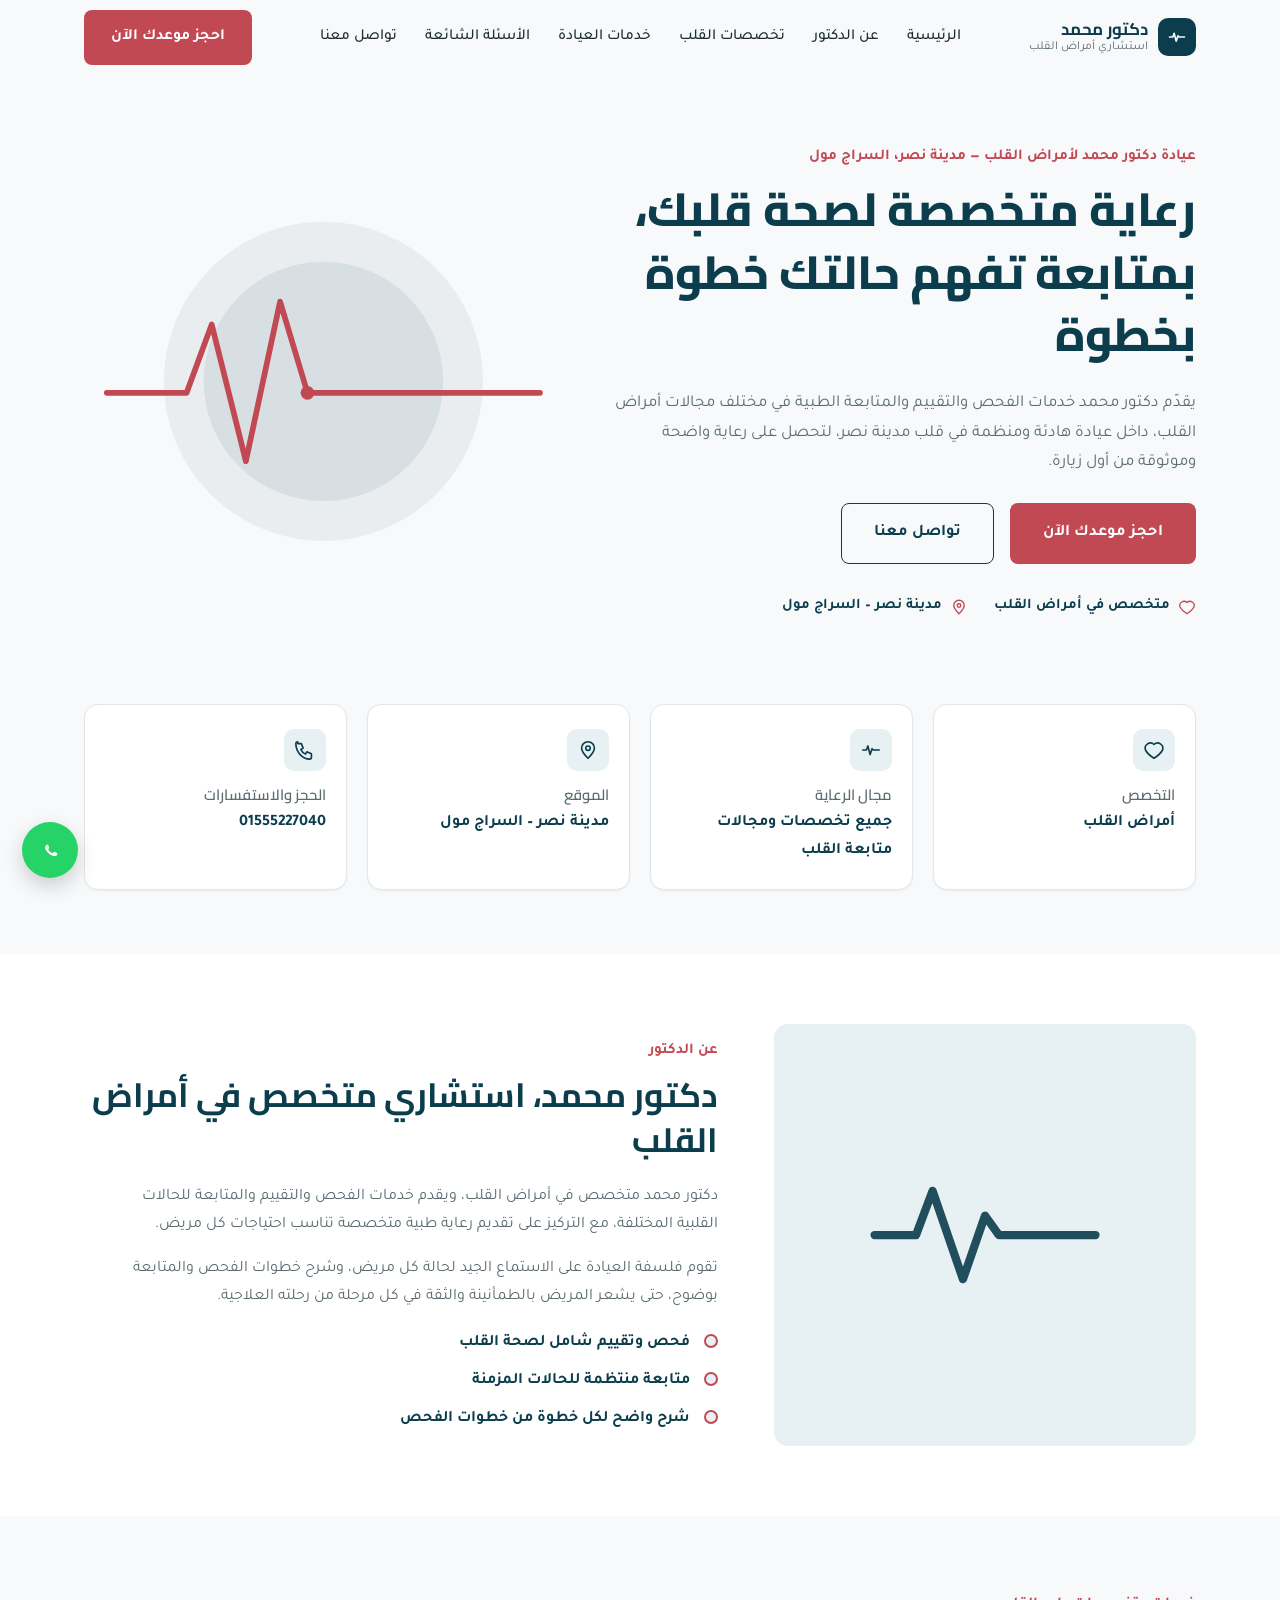
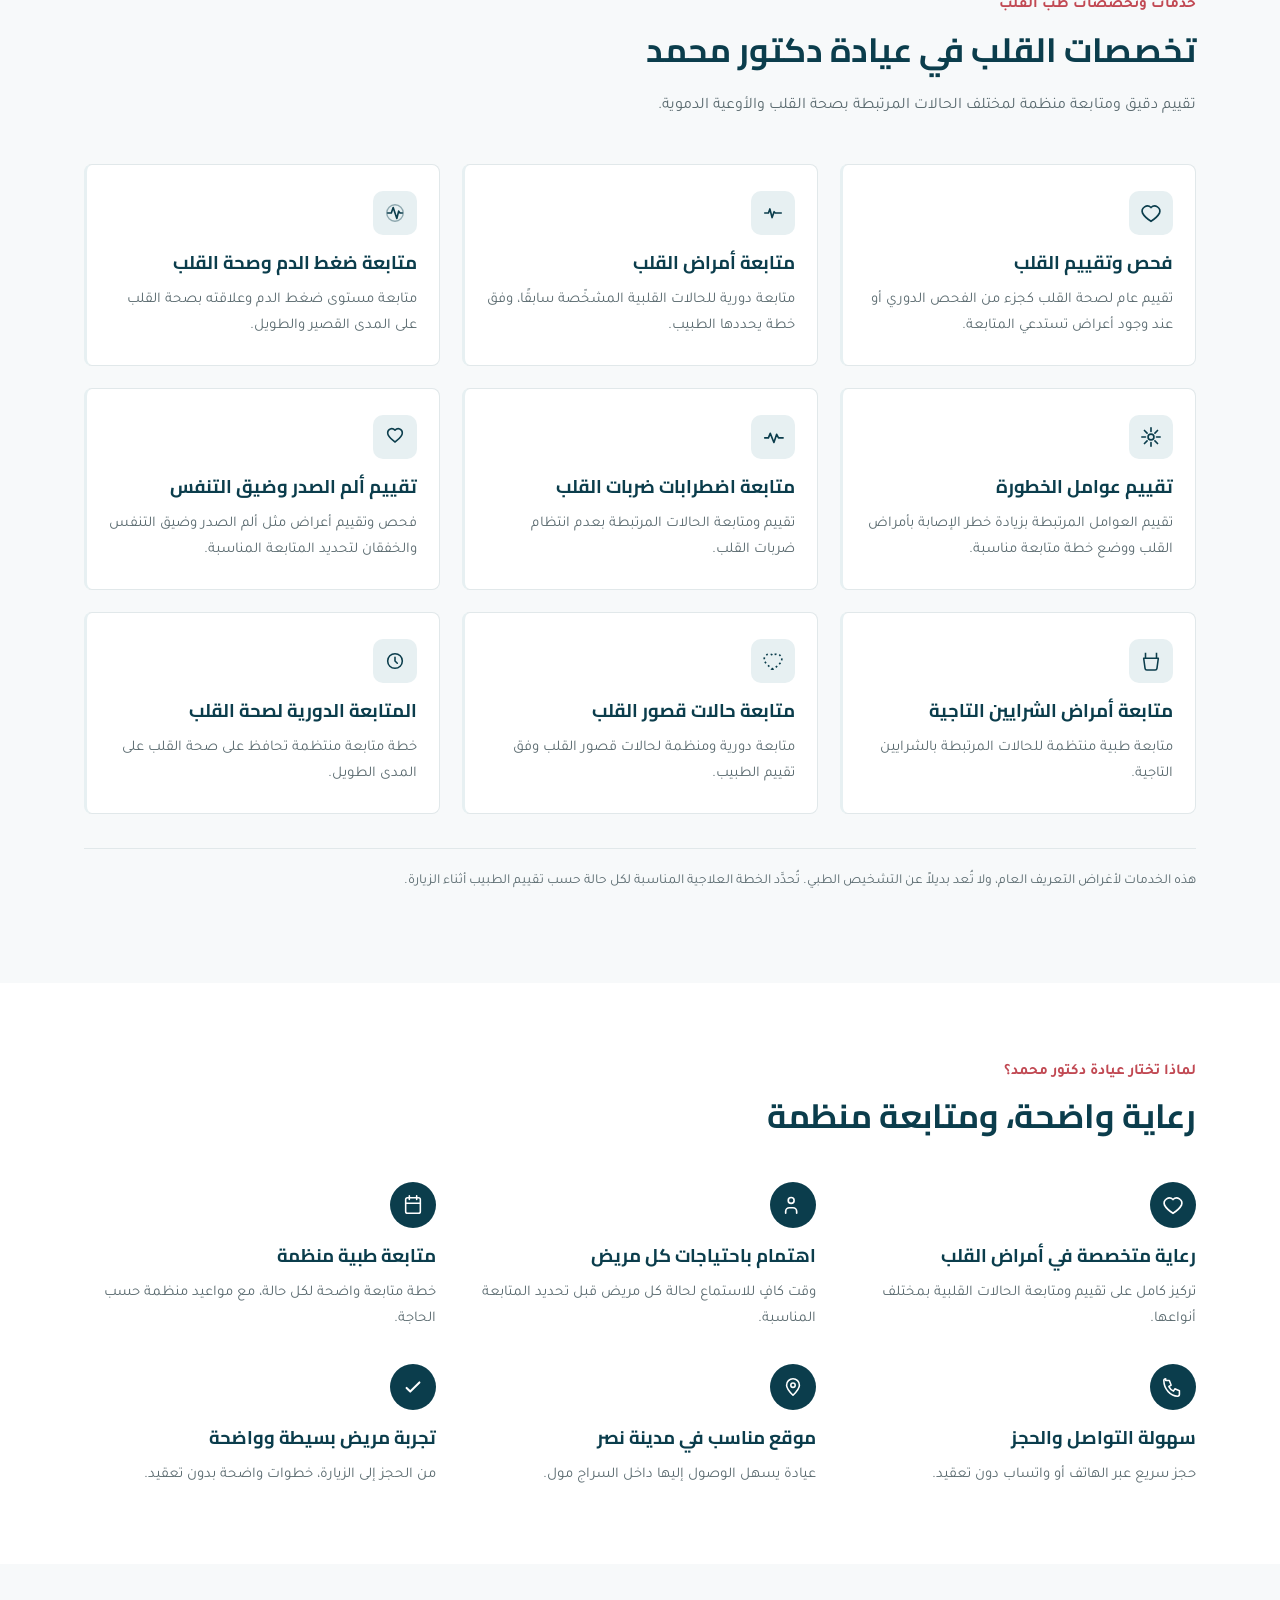
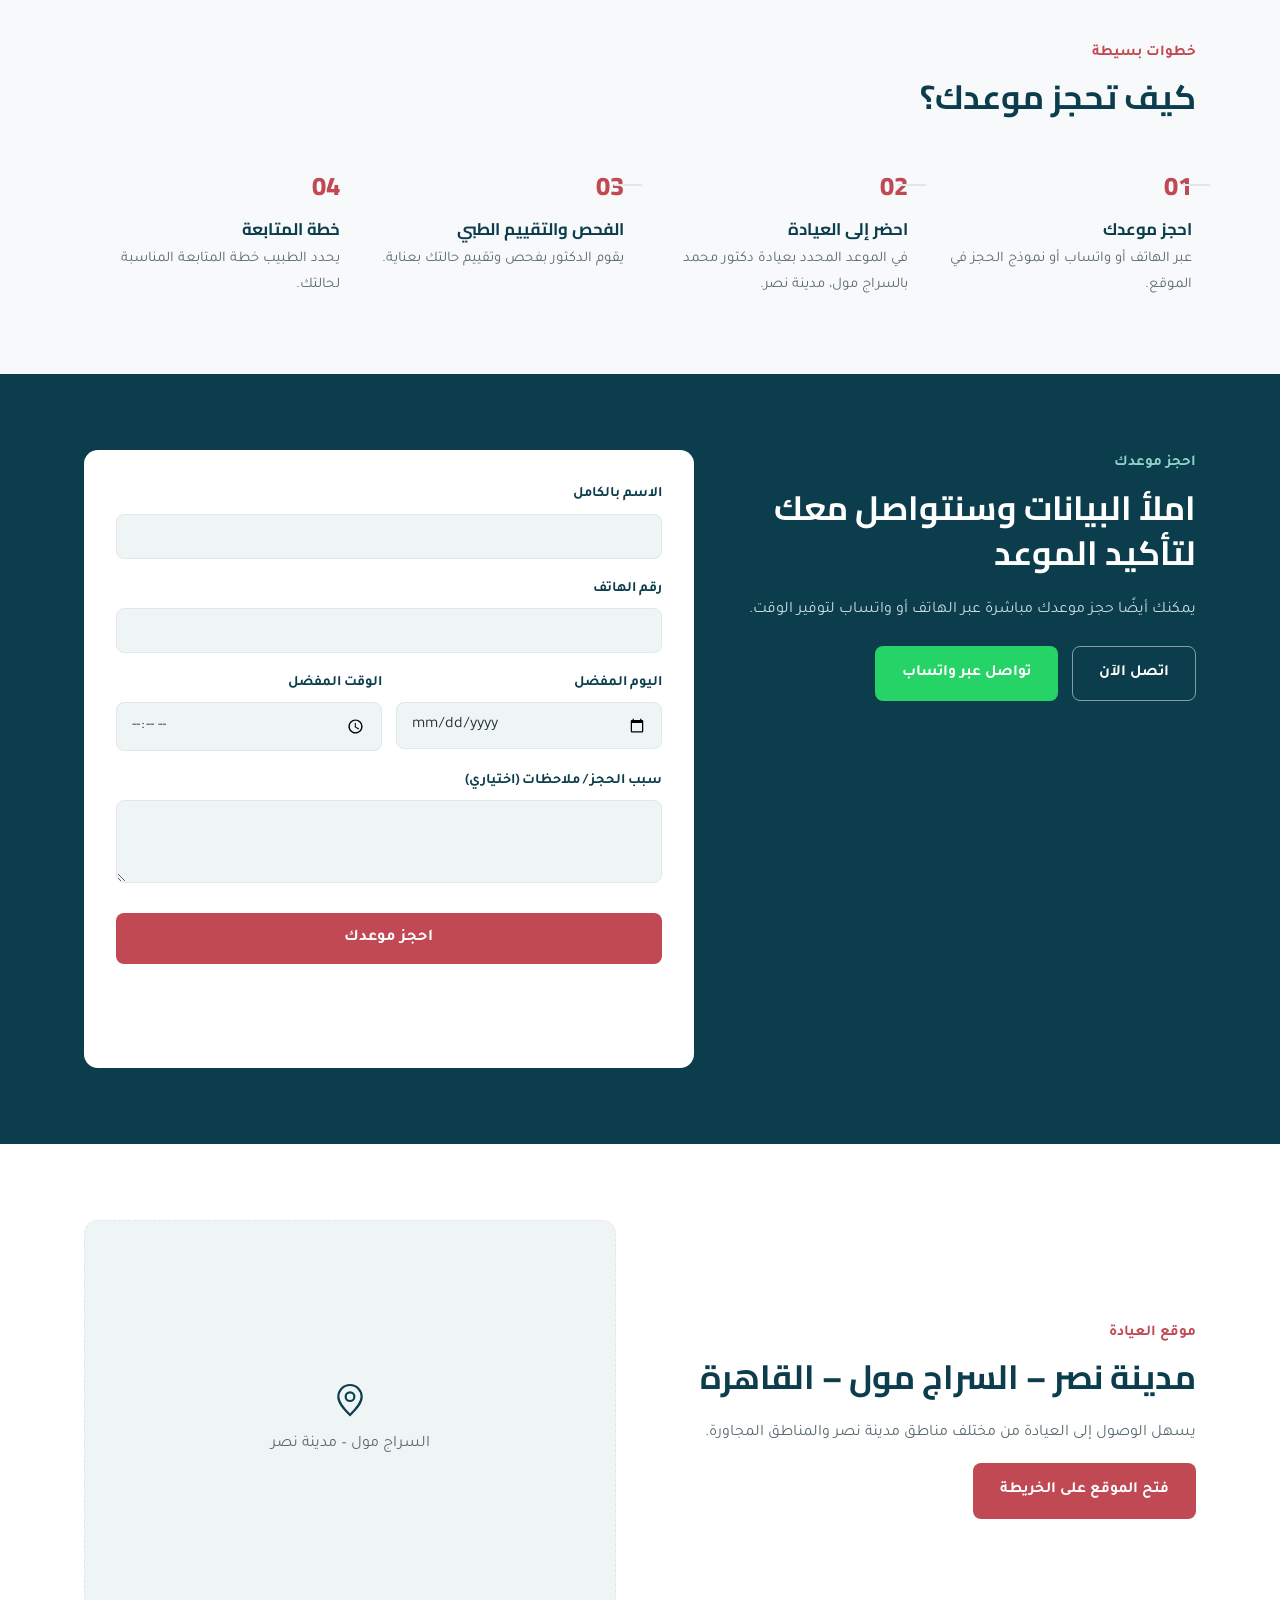
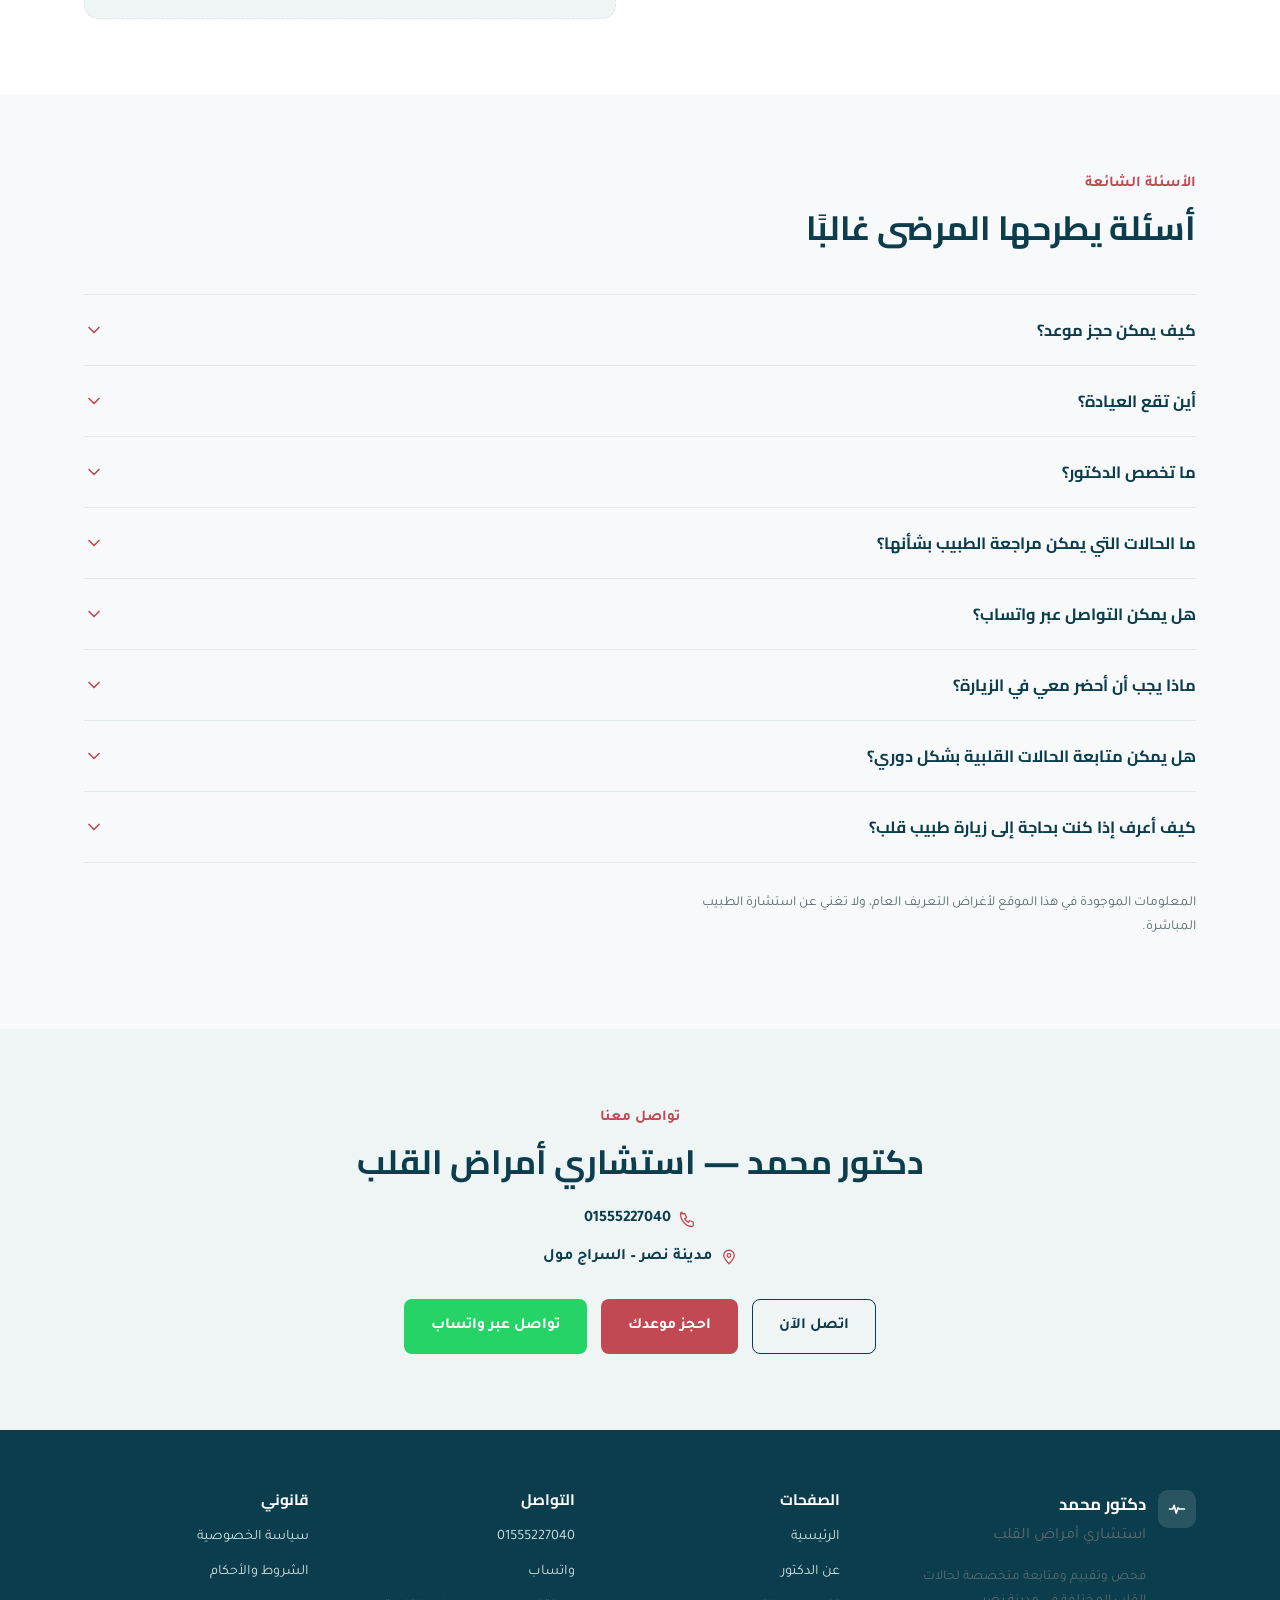
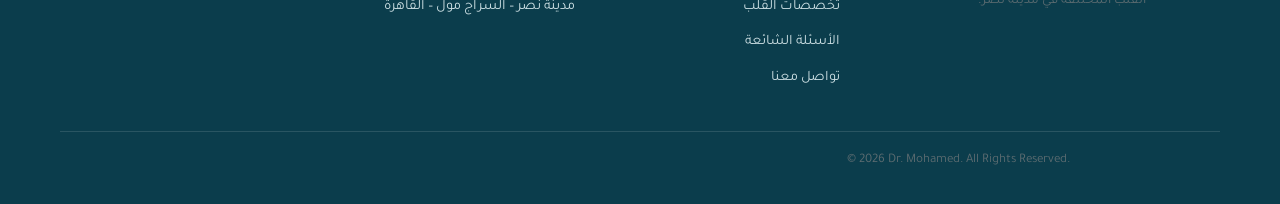
<file: index.html>
<!DOCTYPE html>
<html lang="ar" dir="rtl">
<head>
  <meta charset="UTF-8">
  <meta name="viewport" content="width=device-width, initial-scale=1.0">

  <!-- ===================== SEO: Title & Meta ===================== -->
  <title>دكتور محمد | استشاري أمراض القلب - مدينة نصر، القاهرة</title>
  <meta name="description" content="عيادة الدكتور محمد لأمراض القلب في مدينة نصر - السراج مول. فحص وتقييم ومتابعة متخصصة لحالات القلب المختلفة. احجز موعدك الآن عبر الهاتف أو واتساب.">
  <meta name="keywords" content="دكتور قلب في مدينة نصر, طبيب قلب مدينة نصر, دكتور قلب السراج مول, عيادة قلب مدينة نصر, طبيب أمراض القلب, تخصصات القلب">
  <meta name="author" content="دكتور محمد">
  <meta name="robots" content="index, follow">
  <link rel="canonical" href="https://example.com/">

  <!-- ===================== Open Graph / Social ===================== -->
  <meta property="og:type" content="website">
  <meta property="og:locale" content="ar_EG">
  <meta property="og:title" content="دكتور محمد | استشاري أمراض القلب - مدينة نصر، القاهرة">
  <meta property="og:description" content="فحص وتقييم ومتابعة متخصصة لحالات القلب في عيادة الدكتور محمد بمدينة نصر - السراج مول. احجز موعدك الآن.">
  <meta property="og:image" content="assets/og-cover.jpg">
  <meta property="og:url" content="https://example.com/">
  <meta name="twitter:card" content="summary_large_image">
  <meta name="twitter:title" content="دكتور محمد | استشاري أمراض القلب - مدينة نصر، القاهرة">
  <meta name="twitter:description" content="فحص وتقييم ومتابعة متخصصة لحالات القلب في عيادة الدكتور محمد بمدينة نصر - السراج مول.">
  <meta name="twitter:image" content="assets/og-cover.jpg">

  <!-- ملاحظة: استبدل assets/og-cover.jpg بصورة حقيقية مقاسها 1200×630px قبل النشر -->

  <!-- ===================== Favicon ===================== -->
  <link rel="icon" type="image/svg+xml" href="assets/favicon.svg">

  <!-- ===================== Fonts ===================== -->
  <link rel="preconnect" href="https://fonts.googleapis.com">
  <link rel="preconnect" href="https://fonts.gstatic.com" crossorigin>
  <link href="https://fonts.googleapis.com/css2?family=Cairo:wght@600;700;800&family=Tajawal:wght@400;500;700&display=swap" rel="stylesheet">

  <!-- ===================== Stylesheet ===================== -->
  <link rel="stylesheet" href="css/style.css">

  <!-- =====================================================================
       GOOGLE TAG MANAGER — ضع كود GTM هنا (في أعلى <head>)
       اذهب إلى tagmanager.google.com وأنشئ حاوية، ثم الصق كود <script> هنا.
       <script>(function(w,d,s,l,i){...})(window,document,'script','dataLayer','GTM-XXXXXXX');</script>
  ===================================================================== -->

  <!-- =====================================================================
       GOOGLE ANALYTICS (GA4) — ضع كود القياس هنا إذا كنت لا تستخدم GTM
       <script async src="https://www.googletagmanager.com/gtag/js?id=G-XXXXXXX"></script>
       <script>
         window.dataLayer = window.dataLayer || [];
         function gtag(){dataLayer.push(arguments);}
         gtag('js', new Date());
         gtag('config', 'G-XXXXXXX');
       </script>
  ===================================================================== -->

  <!-- =====================================================================
       META PIXEL — ضع كود بيكسل فيسبوك/إنستجرام هنا
       <script>
         !function(f,b,e,v,n,t,s){...}(window, document,'script',
         'https://connect.facebook.net/en_US/fbevents.js');
         fbq('init', 'YOUR_PIXEL_ID');
         fbq('track', 'PageView');
       </script>
  ===================================================================== -->

  <!-- =====================================================================
       TIKTOK PIXEL — ضع كود بيكسل تيك توك هنا
  ===================================================================== -->

  <!-- =====================================================================
       SNAPCHAT PIXEL — ضع كود بيكسل سناب شات هنا
  ===================================================================== -->

  <!-- ===================== Schema.org Structured Data ===================== -->
  <script type="application/ld+json">
  {
    "@context": "https://schema.org",
    "@type": "Physician",
    "name": "دكتور محمد",
    "medicalSpecialty": "Cardiovascular",
    "description": "عيادة متخصصة في أمراض القلب تقدم خدمات الفحص والتقييم والمتابعة الطبية.",
    "telephone": "+201555227040",
    "address": {
      "@type": "PostalAddress",
      "addressLocality": "مدينة نصر",
      "addressRegion": "القاهرة",
      "addressCountry": "EG"
    },
    "areaServed": "القاهرة، مدينة نصر"
  }
  </script>
</head>
<body>

  <!-- ============================================================ HEADER ============================================================ -->
  <header class="site-header" id="siteHeader">
    <div class="container header-inner">
      <a href="#hero" class="brand" aria-label="دكتور محمد - الصفحة الرئيسية">
        <span class="brand-mark" aria-hidden="true">
          <svg viewBox="0 0 24 24" fill="none"><path d="M3 12h4l1.6-4.4L11 17l2.2-6.4L14.5 12H21" stroke="currentColor" stroke-width="2" stroke-linecap="round" stroke-linejoin="round"/></svg>
        </span>
        <span class="brand-text">
          <strong>دكتور محمد</strong>
          <small>استشاري أمراض القلب</small>
        </span>
      </a>

      <nav class="main-nav" id="mainNav" aria-label="التنقل الرئيسي">
        <ul>
          <li><a href="#hero" class="nav-link">الرئيسية</a></li>
          <li><a href="#about" class="nav-link">عن الدكتور</a></li>
          <li><a href="#specialties" class="nav-link">تخصصات القلب</a></li>
          <li><a href="#why" class="nav-link">خدمات العيادة</a></li>
          <li><a href="#faq" class="nav-link">الأسئلة الشائعة</a></li>
          <li><a href="#contact" class="nav-link">تواصل معنا</a></li>
        </ul>
      </nav>

      <div class="header-actions">
        <a href="#booking" class="btn btn-primary btn-header">احجز موعدك الآن</a>
        <button class="nav-toggle" id="navToggle" aria-label="فتح القائمة" aria-expanded="false" aria-controls="mainNav">
          <span></span><span></span><span></span>
        </button>
      </div>
    </div>
  </header>

  <main id="main">

    <!-- ============================================================ HERO ============================================================ -->
    <section class="hero" id="hero">
      <div class="container hero-inner">
        <div class="hero-content">
          <p class="eyebrow-plain">عيادة دكتور محمد لأمراض القلب — مدينة نصر، السراج مول</p>
          <h1>رعاية متخصصة لصحة قلبك، بمتابعة تفهم حالتك خطوة بخطوة</h1>
          <p class="hero-lead">
            يقدّم دكتور محمد خدمات الفحص والتقييم والمتابعة الطبية في مختلف مجالات أمراض القلب،
            داخل عيادة هادئة ومنظمة في قلب مدينة نصر، لتحصل على رعاية واضحة وموثوقة من أول زيارة.
          </p>
          <div class="hero-actions">
            <a href="#booking" class="btn btn-primary btn-lg">احجز موعدك الآن</a>
            <a href="#contact" class="btn btn-outline btn-lg">تواصل معنا</a>
          </div>
          <ul class="hero-meta">
            <li>
              <svg viewBox="0 0 24 24" fill="none"><path d="M12 21s-7-4.5-9.3-9A5.7 5.7 0 0 1 12 6a5.7 5.7 0 0 1 9.3 6c-2.3 4.5-9.3 9-9.3 9Z" stroke="currentColor" stroke-width="1.8" stroke-linejoin="round"/></svg>
              متخصص في أمراض القلب
            </li>
            <li>
              <svg viewBox="0 0 24 24" fill="none"><path d="M12 21c4-4 7-7.3 7-11a7 7 0 1 0-14 0c0 3.7 3 7 7 11Z" stroke="currentColor" stroke-width="1.8" stroke-linejoin="round"/><circle cx="12" cy="10" r="2.4" stroke="currentColor" stroke-width="1.8"/></svg>
              مدينة نصر – السراج مول
            </li>
          </ul>
        </div>

        <div class="hero-visual" aria-hidden="true">
          <svg id="pulseSvg" viewBox="0 0 420 320" xmlns="http://www.w3.org/2000/svg">
            <circle cx="210" cy="160" r="140" fill="var(--color-primary)" opacity="0.06"/>
            <circle cx="210" cy="160" r="105" fill="var(--color-primary)" opacity="0.08"/>
            <path id="pulseLine" d="M20 170 L90 170 L112 110 L142 230 L172 90 L196 170 L400 170"
                  fill="none" stroke="var(--color-accent)" stroke-width="5" stroke-linecap="round" stroke-linejoin="round"/>
            <circle cx="196" cy="170" r="6" fill="var(--color-accent)"/>
          </svg>
        </div>
      </div>
    </section>

    <!-- ============================================================ QUICK INFO ============================================================ -->
    <section class="quick-info" id="quick-info">
      <div class="container quick-info-grid">
        <div class="info-card">
          <span class="info-icon">
            <svg viewBox="0 0 24 24" fill="none"><path d="M12 21s-7-4.5-9.3-9A5.7 5.7 0 0 1 12 6a5.7 5.7 0 0 1 9.3 6c-2.3 4.5-9.3 9-9.3 9Z" stroke="currentColor" stroke-width="1.8" stroke-linejoin="round"/></svg>
          </span>
          <h3>التخصص</h3>
          <p>أمراض القلب</p>
        </div>
        <div class="info-card">
          <span class="info-icon">
            <svg viewBox="0 0 24 24" fill="none"><path d="M3 12h4l1.6-4.4L11 17l2.2-6.4L14.5 12H21" stroke="currentColor" stroke-width="1.8" stroke-linecap="round" stroke-linejoin="round"/></svg>
          </span>
          <h3>مجال الرعاية</h3>
          <p>جميع تخصصات ومجالات متابعة القلب</p>
        </div>
        <div class="info-card">
          <span class="info-icon">
            <svg viewBox="0 0 24 24" fill="none"><path d="M12 21c4-4 7-7.3 7-11a7 7 0 1 0-14 0c0 3.7 3 7 7 11Z" stroke="currentColor" stroke-width="1.8" stroke-linejoin="round"/><circle cx="12" cy="10" r="2.4" stroke="currentColor" stroke-width="1.8"/></svg>
          </span>
          <h3>الموقع</h3>
          <p>مدينة نصر – السراج مول</p>
        </div>
        <div class="info-card">
          <span class="info-icon">
            <svg viewBox="0 0 24 24" fill="none"><path d="M4 5h4l2 5-2.5 1.5a11 11 0 0 0 5 5L14 14l5 2v4a2 2 0 0 1-2 2C9.6 22 2 14.4 2 5a2 2 0 0 1 2-2Z" stroke="currentColor" stroke-width="1.8" stroke-linejoin="round"/></svg>
          </span>
          <h3>الحجز والاستفسارات</h3>
          <p><a href="tel:+201555227040" class="tel-link" data-track="phone-quickinfo">01555227040</a></p>
        </div>
      </div>
    </section>

    <!-- ============================================================ ABOUT ============================================================ -->
    <section class="about" id="about">
      <div class="container about-grid">
        <div class="about-visual" aria-hidden="true">
          <div class="about-frame">
            <svg viewBox="0 0 200 200"><path d="M20 100h30l12-32 22 64 16-46 10 14h70" fill="none" stroke="var(--color-primary)" stroke-width="6" stroke-linecap="round" stroke-linejoin="round" opacity="0.9"/></svg>
          </div>
        </div>
        <div class="about-content">
          <p class="eyebrow-plain">عن الدكتور</p>
          <h2>دكتور محمد، استشاري متخصص في أمراض القلب</h2>
          <p>
            دكتور محمد متخصص في أمراض القلب، ويقدم خدمات الفحص والتقييم والمتابعة للحالات القلبية المختلفة،
            مع التركيز على تقديم رعاية طبية متخصصة تناسب احتياجات كل مريض.
          </p>
          <p>
            تقوم فلسفة العيادة على الاستماع الجيد لحالة كل مريض، وشرح خطوات الفحص والمتابعة بوضوح،
            حتى يشعر المريض بالطمأنينة والثقة في كل مرحلة من رحلته العلاجية.
          </p>
          <ul class="about-points">
            <li>فحص وتقييم شامل لصحة القلب</li>
            <li>متابعة منتظمة للحالات المزمنة</li>
            <li>شرح واضح لكل خطوة من خطوات الفحص</li>
          </ul>
        </div>
      </div>
    </section>

    <!-- ============================================================ SPECIALTIES ============================================================ -->
    <section class="specialties" id="specialties">
      <div class="container">
        <div class="section-heading">
          <p class="eyebrow-plain">خدمات وتخصصات طب القلب</p>
          <h2>تخصصات القلب في عيادة دكتور محمد</h2>
          <p class="section-lead">تقييم دقيق ومتابعة منظمة لمختلف الحالات المرتبطة بصحة القلب والأوعية الدموية.</p>
        </div>

        <div class="specialty-grid">
          <div class="specialty-card">
            <span class="specialty-icon"><svg viewBox="0 0 24 24" fill="none"><path d="M12 21s-7-4.5-9.3-9A5.7 5.7 0 0 1 12 6a5.7 5.7 0 0 1 9.3 6c-2.3 4.5-9.3 9-9.3 9Z" stroke="currentColor" stroke-width="1.8"/></svg></span>
            <h3>فحص وتقييم القلب</h3>
            <p>تقييم عام لصحة القلب كجزء من الفحص الدوري أو عند وجود أعراض تستدعي المتابعة.</p>
          </div>
          <div class="specialty-card">
            <span class="specialty-icon"><svg viewBox="0 0 24 24" fill="none"><path d="M3 12h4l1.6-4.4L11 17l2.2-6.4L14.5 12H21" stroke="currentColor" stroke-width="1.8" stroke-linecap="round" stroke-linejoin="round"/></svg></span>
            <h3>متابعة أمراض القلب</h3>
            <p>متابعة دورية للحالات القلبية المشخّصة سابقًا، وفق خطة يحددها الطبيب.</p>
          </div>
          <div class="specialty-card">
            <span class="specialty-icon"><svg viewBox="0 0 24 24" fill="none"><path d="M4 12h4l2-6 4 12 2-8 1.5 2H20" stroke="currentColor" stroke-width="1.8" stroke-linecap="round" stroke-linejoin="round"/><circle cx="12" cy="12" r="9" stroke="currentColor" stroke-width="1.5" opacity="0.4"/></svg></span>
            <h3>متابعة ضغط الدم وصحة القلب</h3>
            <p>متابعة مستوى ضغط الدم وعلاقته بصحة القلب على المدى القصير والطويل.</p>
          </div>
          <div class="specialty-card">
            <span class="specialty-icon"><svg viewBox="0 0 24 24" fill="none"><path d="M12 2v4M12 18v4M4.9 4.9l2.8 2.8M16.3 16.3l2.8 2.8M2 12h4M18 12h4M4.9 19.1l2.8-2.8M16.3 7.7l2.8-2.8" stroke="currentColor" stroke-width="1.8" stroke-linecap="round"/><circle cx="12" cy="12" r="3.2" stroke="currentColor" stroke-width="1.8"/></svg></span>
            <h3>تقييم عوامل الخطورة</h3>
            <p>تقييم العوامل المرتبطة بزيادة خطر الإصابة بأمراض القلب ووضع خطة متابعة مناسبة.</p>
          </div>
          <div class="specialty-card">
            <span class="specialty-icon"><svg viewBox="0 0 24 24" fill="none"><path d="M3 13h4l2-5 4 10 3-9 2 4h5" stroke="currentColor" stroke-width="1.8" stroke-linecap="round" stroke-linejoin="round"/></svg></span>
            <h3>متابعة اضطرابات ضربات القلب</h3>
            <p>تقييم ومتابعة الحالات المرتبطة بعدم انتظام ضربات القلب.</p>
          </div>
          <div class="specialty-card">
            <span class="specialty-icon"><svg viewBox="0 0 24 24" fill="none"><path d="M12 4.5c-3-3-8-1.5-8 3 0 4 5 7.5 8 10 3-2.5 8-6 8-10 0-4.5-5-6-8-3Z" stroke="currentColor" stroke-width="1.7" stroke-linejoin="round"/></svg></span>
            <h3>تقييم ألم الصدر وضيق التنفس</h3>
            <p>فحص وتقييم أعراض مثل ألم الصدر وضيق التنفس والخفقان لتحديد المتابعة المناسبة.</p>
          </div>
          <div class="specialty-card">
            <span class="specialty-icon"><svg viewBox="0 0 24 24" fill="none"><path d="M6 3v6M18 3v6M4 9h16l-1.5 11a2 2 0 0 1-2 1.8H7.5A2 2 0 0 1 5.5 20L4 9Z" stroke="currentColor" stroke-width="1.7" stroke-linejoin="round"/></svg></span>
            <h3>متابعة أمراض الشرايين التاجية</h3>
            <p>متابعة طبية منتظمة للحالات المرتبطة بالشرايين التاجية.</p>
          </div>
          <div class="specialty-card">
            <span class="specialty-icon"><svg viewBox="0 0 24 24" fill="none"><path d="M12 21s-7-4.5-9.3-9A5.7 5.7 0 0 1 12 6a5.7 5.7 0 0 1 9.3 6c-2.3 4.5-9.3 9-9.3 9Z" stroke="currentColor" stroke-width="1.8" stroke-dasharray="2 3"/></svg></span>
            <h3>متابعة حالات قصور القلب</h3>
            <p>متابعة دورية ومنظمة لحالات قصور القلب وفق تقييم الطبيب.</p>
          </div>
          <div class="specialty-card">
            <span class="specialty-icon"><svg viewBox="0 0 24 24" fill="none"><path d="M4 12a8 8 0 1 0 16 0 8 8 0 0 0-16 0Z" stroke="currentColor" stroke-width="1.7"/><path d="M12 8v4l2.5 2.5" stroke="currentColor" stroke-width="1.7" stroke-linecap="round"/></svg></span>
            <h3>المتابعة الدورية لصحة القلب</h3>
            <p>خطة متابعة منتظمة تحافظ على صحة القلب على المدى الطويل.</p>
          </div>
        </div>

        <p class="specialty-note">
          هذه الخدمات لأغراض التعريف العام، ولا تُعد بديلاً عن التشخيص الطبي.
          تُحدَّد الخطة العلاجية المناسبة لكل حالة حسب تقييم الطبيب أثناء الزيارة.
        </p>
      </div>
    </section>

    <!-- ============================================================ WHY CHOOSE ============================================================ -->
    <section class="why" id="why">
      <div class="container">
        <div class="section-heading">
          <p class="eyebrow-plain">لماذا تختار عيادة دكتور محمد؟</p>
          <h2>رعاية واضحة، ومتابعة منظمة</h2>
        </div>
        <div class="why-grid">
          <div class="why-item">
            <span class="why-icon"><svg viewBox="0 0 24 24" fill="none"><path d="M12 21s-7-4.5-9.3-9A5.7 5.7 0 0 1 12 6a5.7 5.7 0 0 1 9.3 6c-2.3 4.5-9.3 9-9.3 9Z" stroke="currentColor" stroke-width="1.8"/></svg></span>
            <h3>رعاية متخصصة في أمراض القلب</h3>
            <p>تركيز كامل على تقييم ومتابعة الحالات القلبية بمختلف أنواعها.</p>
          </div>
          <div class="why-item">
            <span class="why-icon"><svg viewBox="0 0 24 24" fill="none"><path d="M4 21v-2a4 4 0 0 1 4-4h4a4 4 0 0 1 4 4v2" stroke="currentColor" stroke-width="1.8" stroke-linecap="round"/><circle cx="10" cy="7" r="3.2" stroke="currentColor" stroke-width="1.8"/></svg></span>
            <h3>اهتمام باحتياجات كل مريض</h3>
            <p>وقت كافٍ للاستماع لحالة كل مريض قبل تحديد المتابعة المناسبة.</p>
          </div>
          <div class="why-item">
            <span class="why-icon"><svg viewBox="0 0 24 24" fill="none"><rect x="4" y="4" width="16" height="17" rx="2" stroke="currentColor" stroke-width="1.7"/><path d="M8 2v4M16 2v4M4 10h16" stroke="currentColor" stroke-width="1.7" stroke-linecap="round"/></svg></span>
            <h3>متابعة طبية منظمة</h3>
            <p>خطة متابعة واضحة لكل حالة، مع مواعيد منظمة حسب الحاجة.</p>
          </div>
          <div class="why-item">
            <span class="why-icon"><svg viewBox="0 0 24 24" fill="none"><path d="M4 5h4l2 5-2.5 1.5a11 11 0 0 0 5 5L14 14l5 2v4a2 2 0 0 1-2 2C9.6 22 2 14.4 2 5a2 2 0 0 1 2-2Z" stroke="currentColor" stroke-width="1.7" stroke-linejoin="round"/></svg></span>
            <h3>سهولة التواصل والحجز</h3>
            <p>حجز سريع عبر الهاتف أو واتساب دون تعقيد.</p>
          </div>
          <div class="why-item">
            <span class="why-icon"><svg viewBox="0 0 24 24" fill="none"><path d="M12 21c4-4 7-7.3 7-11a7 7 0 1 0-14 0c0 3.7 3 7 7 11Z" stroke="currentColor" stroke-width="1.7" stroke-linejoin="round"/><circle cx="12" cy="10" r="2.4" stroke="currentColor" stroke-width="1.7"/></svg></span>
            <h3>موقع مناسب في مدينة نصر</h3>
            <p>عيادة يسهل الوصول إليها داخل السراج مول.</p>
          </div>
          <div class="why-item">
            <span class="why-icon"><svg viewBox="0 0 24 24" fill="none"><path d="M5 13l4 4L19 7" stroke="currentColor" stroke-width="2.2" stroke-linecap="round" stroke-linejoin="round"/></svg></span>
            <h3>تجربة مريض بسيطة وواضحة</h3>
            <p>من الحجز إلى الزيارة، خطوات واضحة بدون تعقيد.</p>
          </div>
        </div>
      </div>
    </section>

    <!-- ============================================================ HOW IT WORKS ============================================================ -->
    <section class="how" id="how">
      <div class="container">
        <div class="section-heading">
          <p class="eyebrow-plain">خطوات بسيطة</p>
          <h2>كيف تحجز موعدك؟</h2>
        </div>
        <ol class="how-steps">
          <li>
            <span class="step-num">01</span>
            <h3>احجز موعدك</h3>
            <p>عبر الهاتف أو واتساب أو نموذج الحجز في الموقع.</p>
          </li>
          <li>
            <span class="step-num">02</span>
            <h3>احضر إلى العيادة</h3>
            <p>في الموعد المحدد بعيادة دكتور محمد بالسراج مول، مدينة نصر.</p>
          </li>
          <li>
            <span class="step-num">03</span>
            <h3>الفحص والتقييم الطبي</h3>
            <p>يقوم الدكتور بفحص وتقييم حالتك بعناية.</p>
          </li>
          <li>
            <span class="step-num">04</span>
            <h3>خطة المتابعة</h3>
            <p>يحدد الطبيب خطة المتابعة المناسبة لحالتك.</p>
          </li>
        </ol>
      </div>
    </section>

    <!-- ============================================================ BOOKING FORM ============================================================ -->
    <section class="booking" id="booking">
      <div class="container booking-grid">
        <div class="booking-info">
          <p class="eyebrow-plain">احجز موعدك</p>
          <h2>املأ البيانات وسنتواصل معك لتأكيد الموعد</h2>
          <p>يمكنك أيضًا حجز موعدك مباشرة عبر الهاتف أو واتساب لتوفير الوقت.</p>
          <div class="booking-contact-mini">
            <a href="tel:+201555227040" class="btn btn-outline" data-track="phone-booking">اتصل الآن</a>
            <a href="#" class="btn btn-whatsapp whatsapp-btn" data-track="whatsapp-booking">تواصل عبر واتساب</a>
          </div>
        </div>

        <form class="booking-form" id="bookingForm" novalidate>
          <div class="form-row">
            <label for="fullName">الاسم بالكامل</label>
            <input type="text" id="fullName" name="fullName" required autocomplete="name">
          </div>
          <div class="form-row">
            <label for="phone">رقم الهاتف</label>
            <input type="tel" id="phone" name="phone" required autocomplete="tel" inputmode="tel">
          </div>
          <div class="form-row form-row-split">
            <div>
              <label for="preferredDay">اليوم المفضل</label>
              <input type="date" id="preferredDay" name="preferredDay">
            </div>
            <div>
              <label for="preferredTime">الوقت المفضل</label>
              <input type="time" id="preferredTime" name="preferredTime">
            </div>
          </div>
          <div class="form-row">
            <label for="notes">سبب الحجز / ملاحظات (اختياري)</label>
            <textarea id="notes" name="notes" rows="3"></textarea>
          </div>

          <button type="submit" class="btn btn-primary btn-lg btn-block">احجز موعدك</button>

          <p class="form-success" id="formSuccess" role="status" hidden>
            تم استلام طلبك بنجاح، سنتواصل معك قريبًا لتأكيد الموعد.
          </p>
          <p class="form-disclaimer">
            هذا النموذج مخصص لطلب حجز موعد فقط، ولا يُستخدم لتشخيص أو استشارات طبية عبر الإنترنت.
          </p>
        </form>
      </div>
    </section>

    <!-- ============================================================ LOCATION ============================================================ -->
    <section class="location" id="location">
      <div class="container location-grid">
        <div class="location-content">
          <p class="eyebrow-plain">موقع العيادة</p>
          <h2>مدينة نصر – السراج مول – القاهرة</h2>
          <p>يسهل الوصول إلى العيادة من مختلف مناطق مدينة نصر والمناطق المجاورة.</p>
          <a class="btn btn-primary" id="mapBtn" href="https://www.google.com/maps/search/?api=1&query=%D8%A7%D9%84%D8%B3%D8%B1%D8%A7%D8%AC%20%D9%85%D9%88%D9%84%20%D9%85%D8%AF%D9%8A%D9%86%D8%A9%20%D9%86%D8%B5%D8%B1%20%D8%A7%D9%84%D9%82%D8%A7%D9%87%D8%B1%D8%A9" target="_blank" rel="noopener" data-track="location-click">فتح الموقع على الخريطة</a>
        </div>
        <div class="location-map-placeholder" aria-hidden="true">
          <!-- TODO: استبدل هذا الـ Placeholder بـ Google Maps Embed الحقيقي بعد تحديد الإحداثيات الدقيقة للعيادة -->
          <svg viewBox="0 0 24 24" fill="none"><path d="M12 21c4-4 7-7.3 7-11a7 7 0 1 0-14 0c0 3.7 3 7 7 11Z" stroke="currentColor" stroke-width="1.3"/><circle cx="12" cy="10" r="2.6" stroke="currentColor" stroke-width="1.3"/></svg>
          <span>السراج مول – مدينة نصر</span>
        </div>
      </div>
    </section>

    <!-- ============================================================ FAQ ============================================================ -->
    <section class="faq" id="faq">
      <div class="container">
        <div class="section-heading">
          <p class="eyebrow-plain">الأسئلة الشائعة</p>
          <h2>أسئلة يطرحها المرضى غالبًا</h2>
        </div>

        <div class="faq-list">
          <div class="faq-item">
            <button class="faq-question" aria-expanded="false">
              كيف يمكن حجز موعد؟
              <svg class="faq-chevron" viewBox="0 0 24 24" fill="none"><path d="M6 9l6 6 6-6" stroke="currentColor" stroke-width="2" stroke-linecap="round" stroke-linejoin="round"/></svg>
            </button>
            <div class="faq-answer"><p>يمكنك الحجز عبر الاتصال المباشر على 01555227040، أو عبر واتساب، أو من خلال نموذج الحجز في هذا الموقع.</p></div>
          </div>
          <div class="faq-item">
            <button class="faq-question" aria-expanded="false">
              أين تقع العيادة؟
              <svg class="faq-chevron" viewBox="0 0 24 24" fill="none"><path d="M6 9l6 6 6-6" stroke="currentColor" stroke-width="2" stroke-linecap="round" stroke-linejoin="round"/></svg>
            </button>
            <div class="faq-answer"><p>تقع العيادة في مدينة نصر – السراج مول – القاهرة.</p></div>
          </div>
          <div class="faq-item">
            <button class="faq-question" aria-expanded="false">
              ما تخصص الدكتور؟
              <svg class="faq-chevron" viewBox="0 0 24 24" fill="none"><path d="M6 9l6 6 6-6" stroke="currentColor" stroke-width="2" stroke-linecap="round" stroke-linejoin="round"/></svg>
            </button>
            <div class="faq-answer"><p>دكتور محمد متخصص في أمراض القلب، ويقدم خدمات الفحص والتقييم والمتابعة لمختلف الحالات القلبية.</p></div>
          </div>
          <div class="faq-item">
            <button class="faq-question" aria-expanded="false">
              ما الحالات التي يمكن مراجعة الطبيب بشأنها؟
              <svg class="faq-chevron" viewBox="0 0 24 24" fill="none"><path d="M6 9l6 6 6-6" stroke="currentColor" stroke-width="2" stroke-linecap="round" stroke-linejoin="round"/></svg>
            </button>
            <div class="faq-answer"><p>يمكن مراجعة الطبيب لتقييم أعراض مثل ألم الصدر أو ضيق التنفس أو الخفقان، أو لمتابعة حالة قلبية مشخّصة سابقًا، أو لفحص دوري لصحة القلب.</p></div>
          </div>
          <div class="faq-item">
            <button class="faq-question" aria-expanded="false">
              هل يمكن التواصل عبر واتساب؟
              <svg class="faq-chevron" viewBox="0 0 24 24" fill="none"><path d="M6 9l6 6 6-6" stroke="currentColor" stroke-width="2" stroke-linecap="round" stroke-linejoin="round"/></svg>
            </button>
            <div class="faq-answer"><p>نعم، يمكنك التواصل مباشرة عبر واتساب على الرقم 01555227040 لحجز موعد أو للاستفسار.</p></div>
          </div>
          <div class="faq-item">
            <button class="faq-question" aria-expanded="false">
              ماذا يجب أن أحضر معي في الزيارة؟
              <svg class="faq-chevron" viewBox="0 0 24 24" fill="none"><path d="M6 9l6 6 6-6" stroke="currentColor" stroke-width="2" stroke-linecap="round" stroke-linejoin="round"/></svg>
            </button>
            <div class="faq-answer"><p>يُفضّل إحضار أي تقارير أو تحاليل أو أشعة سابقة متعلقة بحالتك، وقائمة بالأدوية التي تتناولها إن وجدت.</p></div>
          </div>
          <div class="faq-item">
            <button class="faq-question" aria-expanded="false">
              هل يمكن متابعة الحالات القلبية بشكل دوري؟
              <svg class="faq-chevron" viewBox="0 0 24 24" fill="none"><path d="M6 9l6 6 6-6" stroke="currentColor" stroke-width="2" stroke-linecap="round" stroke-linejoin="round"/></svg>
            </button>
            <div class="faq-answer"><p>نعم، تتوفر متابعة دورية منظمة للحالات القلبية حسب الخطة التي يحددها الطبيب.</p></div>
          </div>
          <div class="faq-item">
            <button class="faq-question" aria-expanded="false">
              كيف أعرف إذا كنت بحاجة إلى زيارة طبيب قلب؟
              <svg class="faq-chevron" viewBox="0 0 24 24" fill="none"><path d="M6 9l6 6 6-6" stroke="currentColor" stroke-width="2" stroke-linecap="round" stroke-linejoin="round"/></svg>
            </button>
            <div class="faq-answer"><p>عند الشعور بأعراض مثل ألم الصدر أو ضيق التنفس أو الخفقان، أو عند الحاجة لفحص دوري لصحة القلب، يُنصح بحجز موعد لتقييم حالتك من قبل الطبيب.</p></div>
          </div>
        </div>

        <p class="faq-note">المعلومات الموجودة في هذا الموقع لأغراض التعريف العام، ولا تغني عن استشارة الطبيب المباشرة.</p>
      </div>
    </section>

    <!-- ============================================================ CONTACT ============================================================ -->
    <section class="contact" id="contact">
      <div class="container contact-inner">
        <p class="eyebrow-plain">تواصل معنا</p>
        <h2>دكتور محمد — استشاري أمراض القلب</h2>
        <div class="contact-details">
          <a href="tel:+201555227040" class="contact-line" data-track="phone-contact">
            <svg viewBox="0 0 24 24" fill="none"><path d="M4 5h4l2 5-2.5 1.5a11 11 0 0 0 5 5L14 14l5 2v4a2 2 0 0 1-2 2C9.6 22 2 14.4 2 5a2 2 0 0 1 2-2Z" stroke="currentColor" stroke-width="1.7" stroke-linejoin="round"/></svg>
            01555227040
          </a>
          <span class="contact-line">
            <svg viewBox="0 0 24 24" fill="none"><path d="M12 21c4-4 7-7.3 7-11a7 7 0 1 0-14 0c0 3.7 3 7 7 11Z" stroke="currentColor" stroke-width="1.7" stroke-linejoin="round"/><circle cx="12" cy="10" r="2.4" stroke="currentColor" stroke-width="1.7"/></svg>
            مدينة نصر – السراج مول
          </span>
        </div>
        <div class="contact-actions">
          <a href="tel:+201555227040" class="btn btn-outline" data-track="phone-contact-btn">اتصل الآن</a>
          <a href="#booking" class="btn btn-primary">احجز موعدك</a>
          <a href="#" class="btn btn-whatsapp whatsapp-btn" data-track="whatsapp-contact">تواصل عبر واتساب</a>
        </div>
      </div>
    </section>

  </main>

  <!-- ============================================================ FLOATING WHATSAPP ============================================================ -->
  <a href="#" class="floating-whatsapp whatsapp-btn" id="floatingWhatsapp" aria-label="تواصل عبر واتساب" data-track="whatsapp-floating">
    <svg viewBox="0 0 32 32" fill="currentColor"><path d="M16.02 3C9.4 3 4 8.37 4 15c0 2.2.6 4.26 1.63 6.04L4 29l8.2-1.58A11.9 11.9 0 0 0 16.02 27C22.65 27 28 21.63 28 15S22.65 3 16.02 3Z" opacity="0"/><path d="M23.5 19.1c-.34-.17-2-1-2.3-1.1-.3-.1-.53-.17-.76.17-.22.34-.87 1.1-1.07 1.32-.2.22-.4.25-.73.08-.34-.17-1.42-.52-2.7-1.66-1-.9-1.66-2-1.86-2.34-.2-.34-.02-.52.15-.7.15-.15.34-.4.5-.6.17-.2.22-.34.34-.57.11-.22.06-.42-.03-.6-.08-.17-.76-1.83-1.04-2.5-.27-.65-.55-.56-.76-.57h-.65c-.22 0-.6.08-.9.42-.3.34-1.2 1.17-1.2 2.86 0 1.7 1.23 3.33 1.4 3.56.17.22 2.42 3.7 5.87 5.18.82.35 1.46.56 1.96.72.82.26 1.57.22 2.16.13.66-.1 2-.82 2.28-1.6.28-.8.28-1.48.2-1.6-.08-.14-.3-.22-.63-.38Z"/></svg>
  </a>

  <!-- ============================================================ FOOTER ============================================================ -->
  <footer class="site-footer">
    <div class="container footer-grid">
      <div class="footer-brand">
        <span class="brand-mark" aria-hidden="true">
          <svg viewBox="0 0 24 24" fill="none"><path d="M3 12h4l1.6-4.4L11 17l2.2-6.4L14.5 12H21" stroke="currentColor" stroke-width="2" stroke-linecap="round" stroke-linejoin="round"/></svg>
        </span>
        <div>
          <strong>دكتور محمد</strong>
          <p>استشاري أمراض القلب</p>
          <p class="footer-note">فحص وتقييم ومتابعة متخصصة لحالات القلب المختلفة في مدينة نصر.</p>
        </div>
      </div>

      <div class="footer-col">
        <h4>الصفحات</h4>
        <ul>
          <li><a href="#hero">الرئيسية</a></li>
          <li><a href="#about">عن الدكتور</a></li>
          <li><a href="#specialties">تخصصات القلب</a></li>
          <li><a href="#faq">الأسئلة الشائعة</a></li>
          <li><a href="#contact">تواصل معنا</a></li>
        </ul>
      </div>

      <div class="footer-col">
        <h4>التواصل</h4>
        <ul>
          <li><a href="tel:+201555227040">01555227040</a></li>
          <li><a href="#" class="whatsapp-btn">واتساب</a></li>
          <li>مدينة نصر – السراج مول – القاهرة</li>
        </ul>
      </div>

      <div class="footer-col">
        <h4>قانوني</h4>
        <ul>
          <li><a href="privacy.html">سياسة الخصوصية</a></li>
          <li><a href="terms.html">الشروط والأحكام</a></li>
        </ul>
      </div>
    </div>
    <div class="container footer-bottom">
      <p dir="ltr">© 2026 Dr. Mohamed. All Rights Reserved.</p>
    </div>
  </footer>

  <script src="js/main.js"></script>
</body>
</html>
</file>
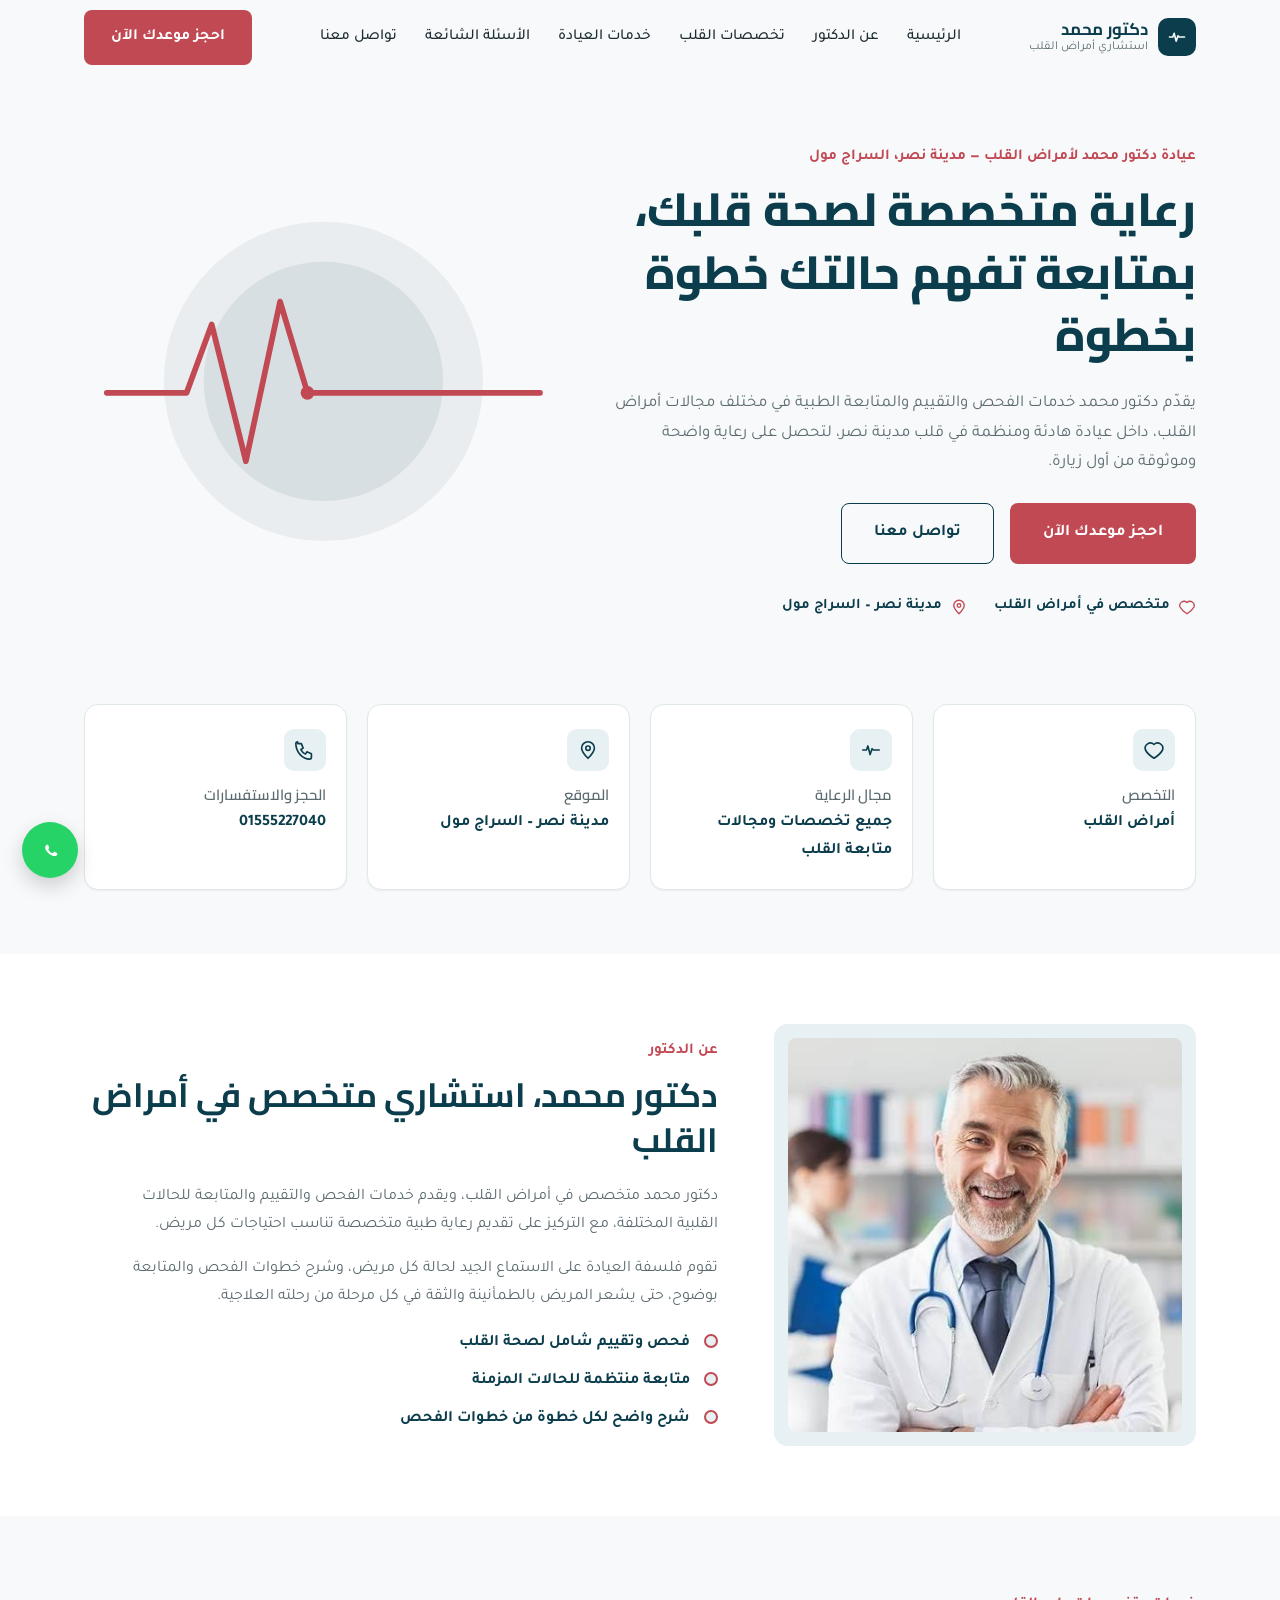
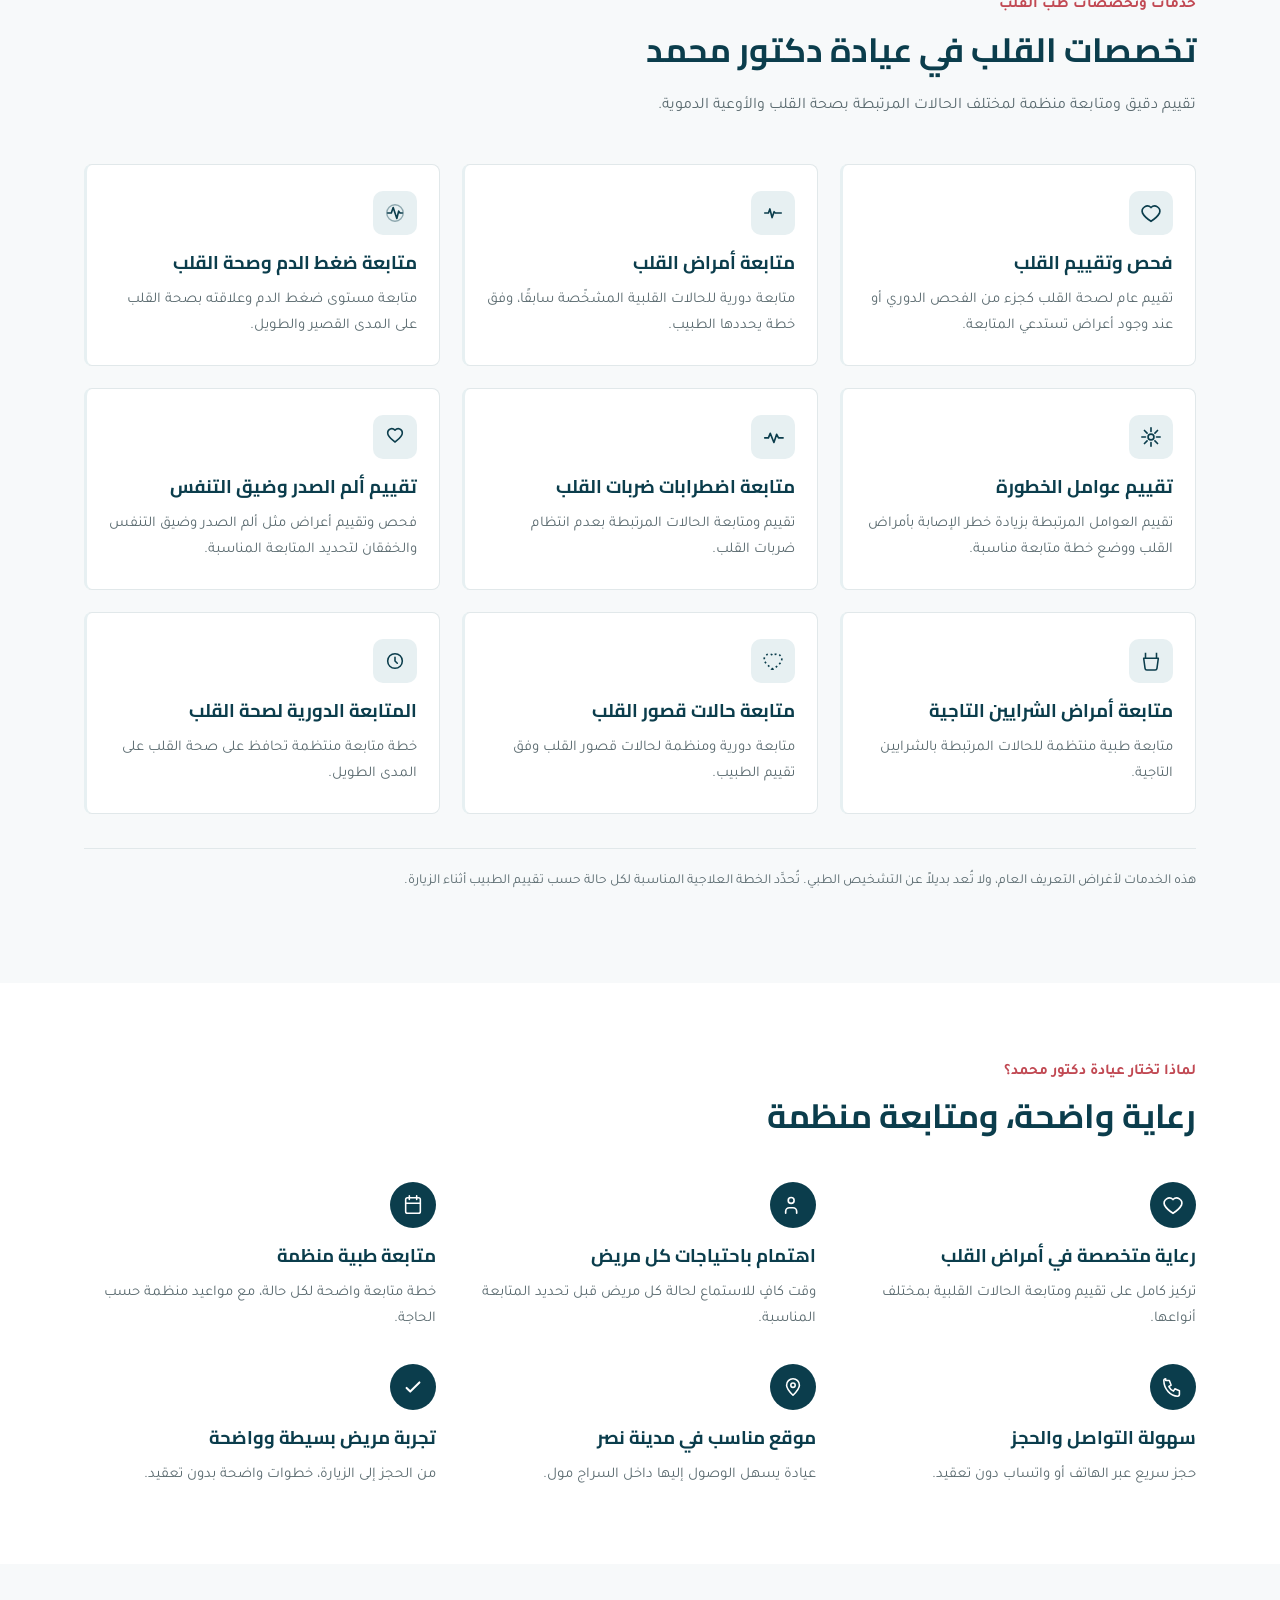
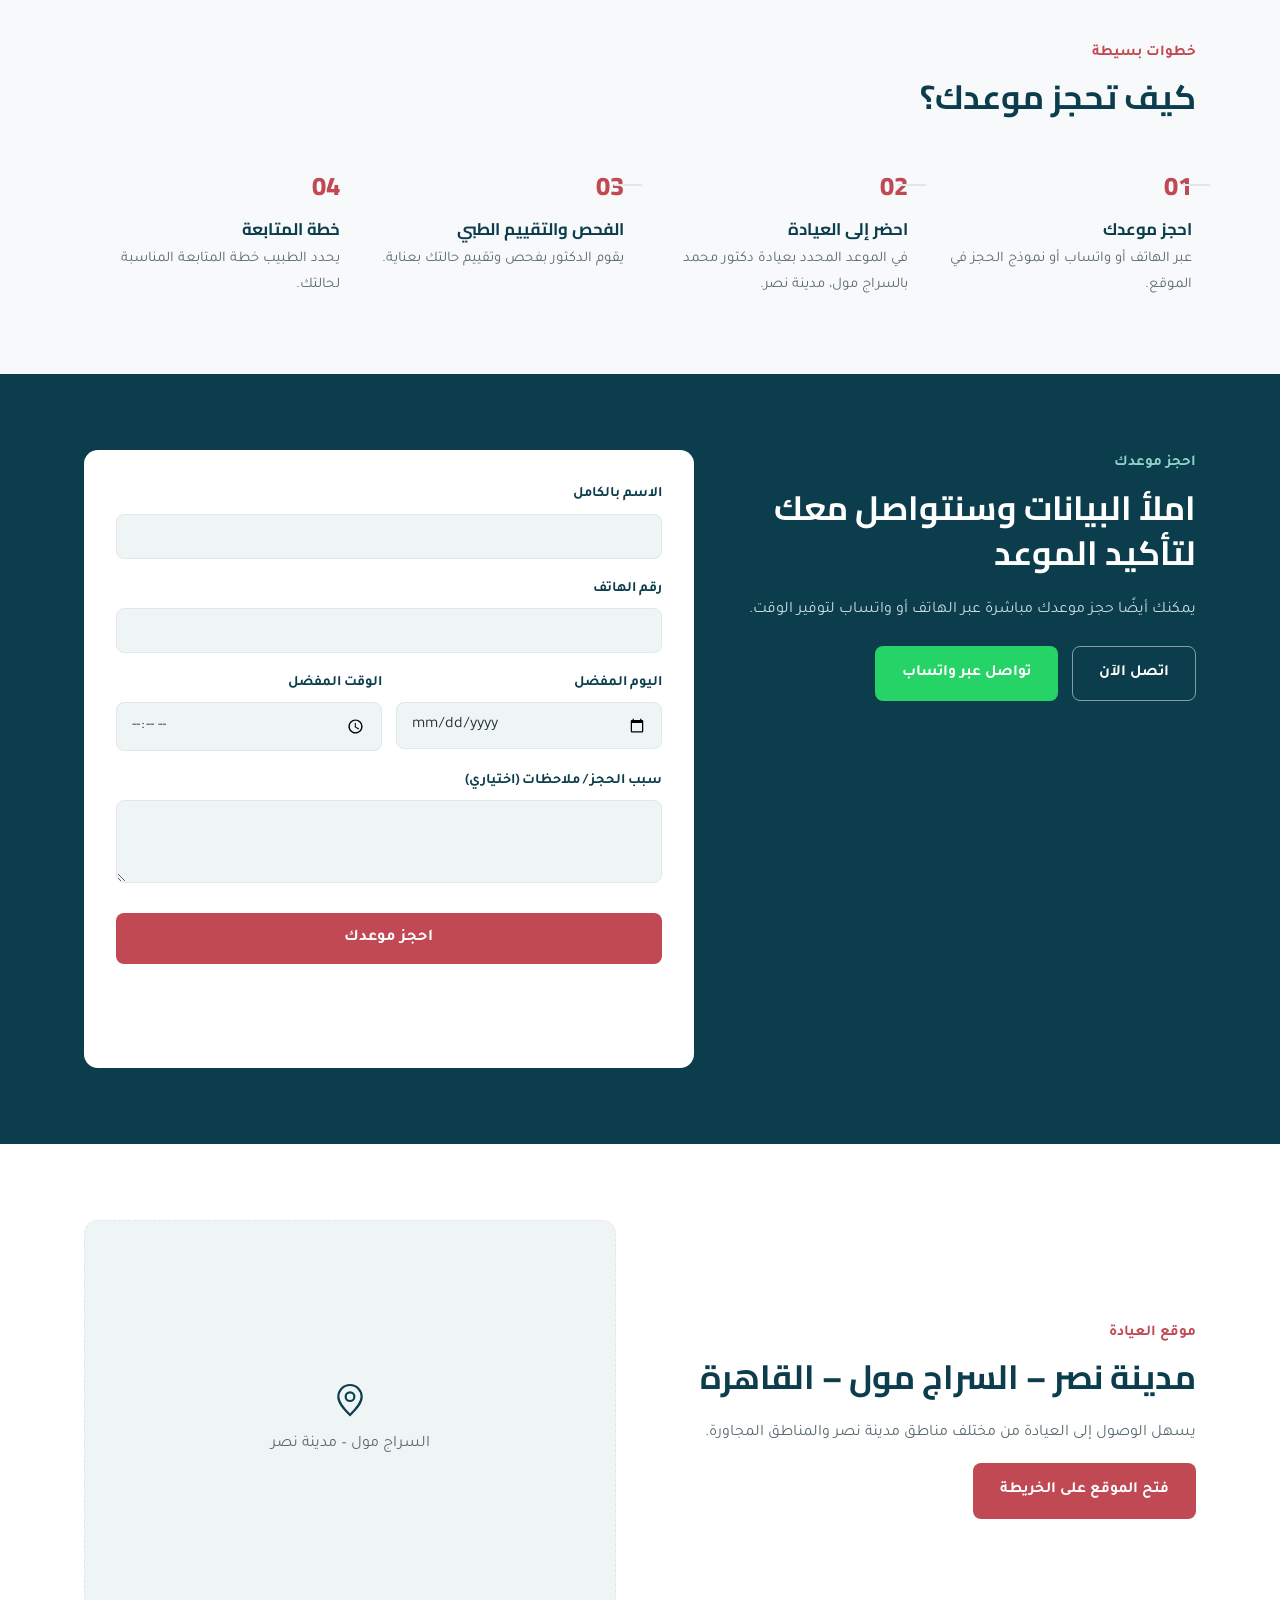
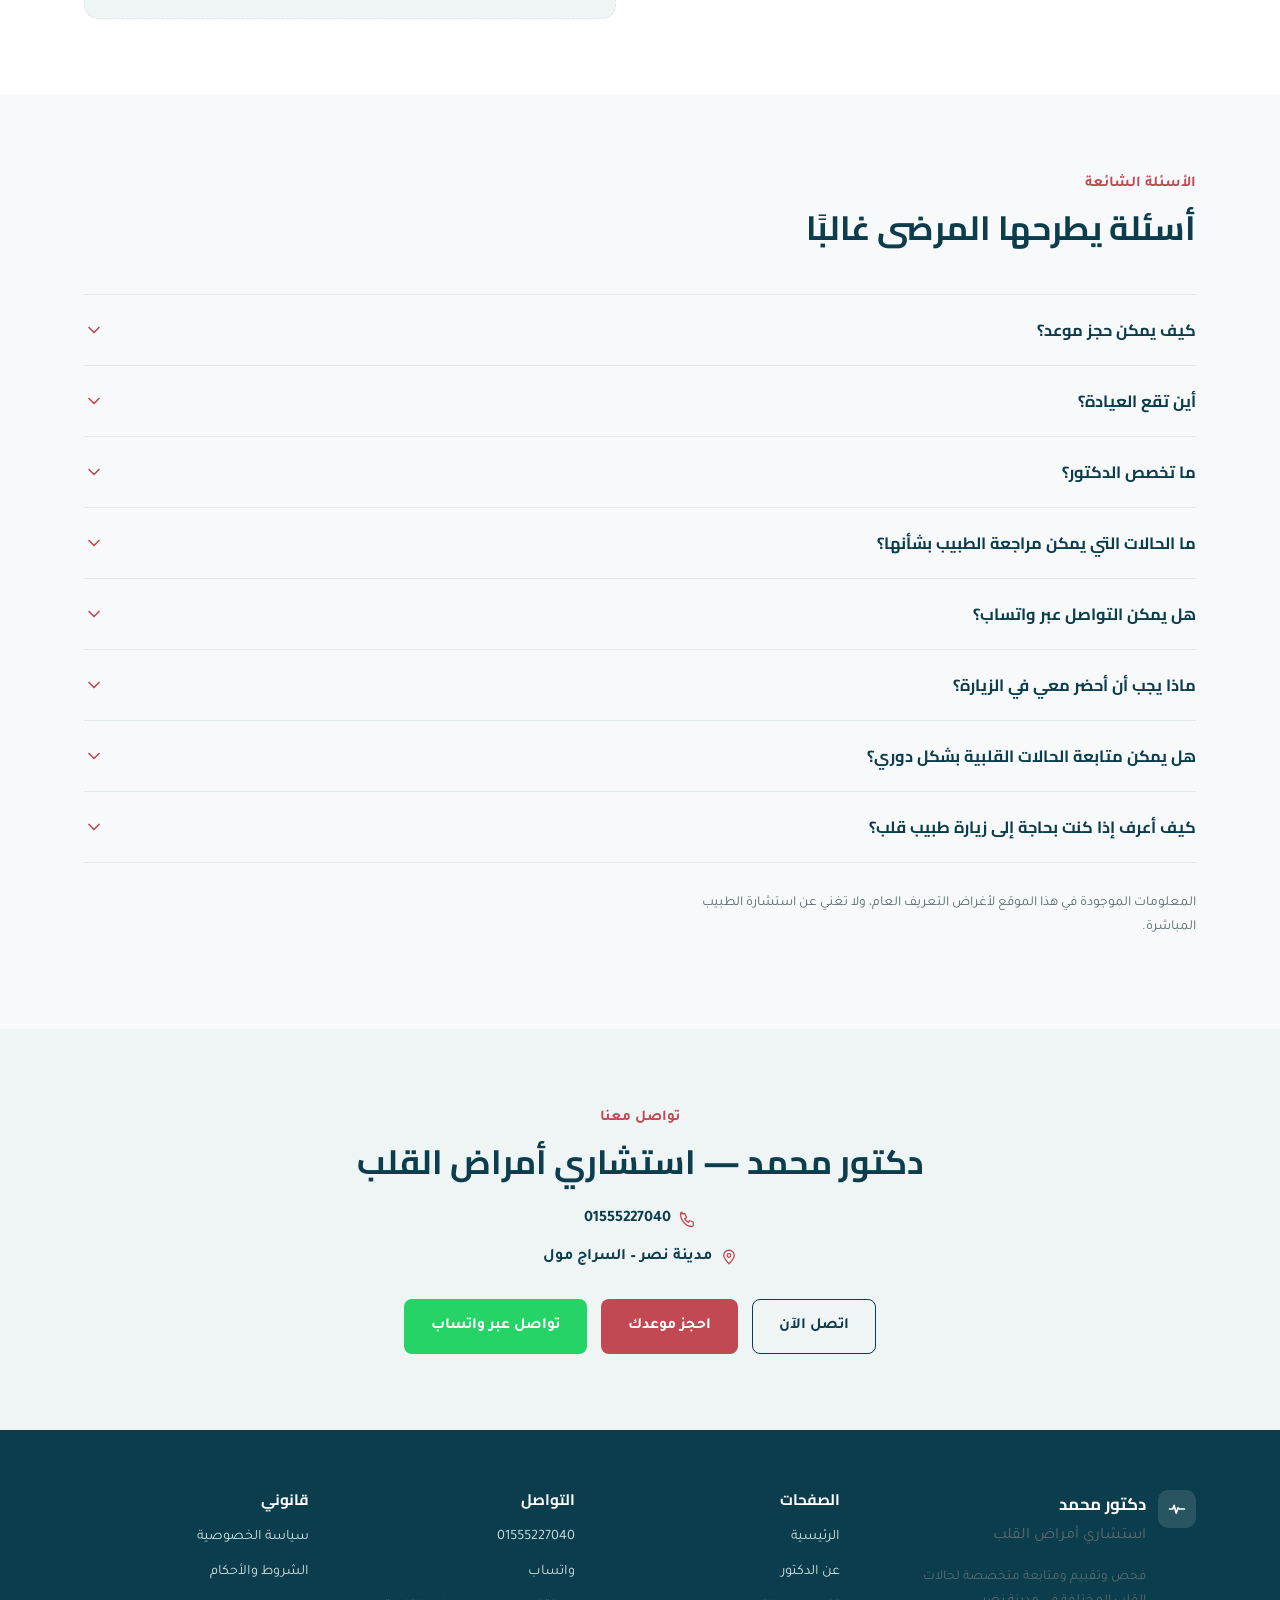
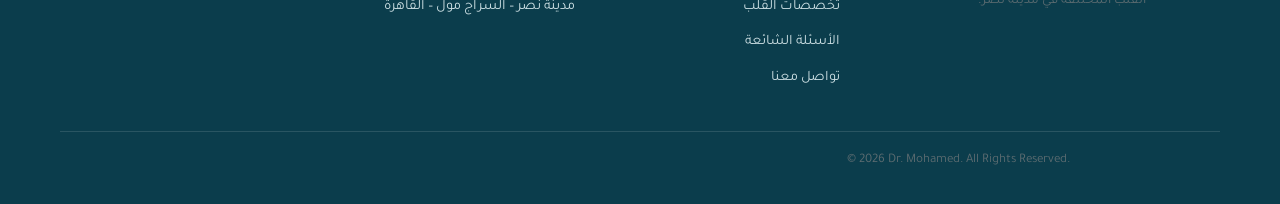
<file: dr-mohamed-website/dr-mohamed/index.html>
<!DOCTYPE html>
<html lang="ar" dir="rtl">
<head>
  <meta charset="UTF-8">
  <meta name="viewport" content="width=device-width, initial-scale=1.0">

  <!-- ===================== SEO: Title & Meta ===================== -->
  <title>دكتور محمد | استشاري أمراض القلب - مدينة نصر، القاهرة</title>
  <meta name="description" content="عيادة الدكتور محمد لأمراض القلب في مدينة نصر - السراج مول. فحص وتقييم ومتابعة متخصصة لحالات القلب المختلفة. احجز موعدك الآن عبر الهاتف أو واتساب.">
  <meta name="keywords" content="دكتور قلب في مدينة نصر, طبيب قلب مدينة نصر, دكتور قلب السراج مول, عيادة قلب مدينة نصر, طبيب أمراض القلب, تخصصات القلب">
  <meta name="author" content="دكتور محمد">
  <meta name="robots" content="index, follow">
  <link rel="canonical" href="https://example.com/">

  <!-- ===================== Open Graph / Social ===================== -->
  <meta property="og:type" content="website">
  <meta property="og:locale" content="ar_EG">
  <meta property="og:title" content="دكتور محمد | استشاري أمراض القلب - مدينة نصر، القاهرة">
  <meta property="og:description" content="فحص وتقييم ومتابعة متخصصة لحالات القلب في عيادة الدكتور محمد بمدينة نصر - السراج مول. احجز موعدك الآن.">
  <meta property="og:image" content="assets/og-cover.jpg">
  <meta property="og:url" content="https://example.com/">
  <meta name="twitter:card" content="summary_large_image">
  <meta name="twitter:title" content="دكتور محمد | استشاري أمراض القلب - مدينة نصر، القاهرة">
  <meta name="twitter:description" content="فحص وتقييم ومتابعة متخصصة لحالات القلب في عيادة الدكتور محمد بمدينة نصر - السراج مول.">
  <meta name="twitter:image" content="assets/og-cover.jpg">

  <!-- ملاحظة: استبدل assets/og-cover.jpg بصورة حقيقية مقاسها 1200×630px قبل النشر -->

  <!-- ===================== Favicon ===================== -->
  <link rel="icon" type="image/svg+xml" href="assets/favicon.svg">

  <!-- ===================== Fonts ===================== -->
  <link rel="preconnect" href="https://fonts.googleapis.com">
  <link rel="preconnect" href="https://fonts.gstatic.com" crossorigin>
  <link href="https://fonts.googleapis.com/css2?family=Cairo:wght@600;700;800&family=Tajawal:wght@400;500;700&display=swap" rel="stylesheet">

  <!-- ===================== Stylesheet ===================== -->
  <link rel="stylesheet" href="css/style.css">

  <!-- =====================================================================
       GOOGLE TAG MANAGER — ضع كود GTM هنا (في أعلى <head>)
       اذهب إلى tagmanager.google.com وأنشئ حاوية، ثم الصق كود <script> هنا.
       <script>(function(w,d,s,l,i){...})(window,document,'script','dataLayer','GTM-XXXXXXX');</script>
  ===================================================================== -->

  <!-- =====================================================================
       GOOGLE ANALYTICS (GA4) — ضع كود القياس هنا إذا كنت لا تستخدم GTM
       <script async src="https://www.googletagmanager.com/gtag/js?id=G-XXXXXXX"></script>
       <script>
         window.dataLayer = window.dataLayer || [];
         function gtag(){dataLayer.push(arguments);}
         gtag('js', new Date());
         gtag('config', 'G-XXXXXXX');
       </script>
  ===================================================================== -->

  <!-- =====================================================================
       META PIXEL — ضع كود بيكسل فيسبوك/إنستجرام هنا
       <script>
         !function(f,b,e,v,n,t,s){...}(window, document,'script',
         'https://connect.facebook.net/en_US/fbevents.js');
         fbq('init', 'YOUR_PIXEL_ID');
         fbq('track', 'PageView');
       </script>
  ===================================================================== -->

  <!-- =====================================================================
       TIKTOK PIXEL — ضع كود بيكسل تيك توك هنا
  ===================================================================== -->

  <!-- =====================================================================
       SNAPCHAT PIXEL — ضع كود بيكسل سناب شات هنا
  ===================================================================== -->

  <!-- ===================== Schema.org Structured Data ===================== -->
  <script type="application/ld+json">
  {
    "@context": "https://schema.org",
    "@type": "Physician",
    "name": "دكتور محمد",
    "medicalSpecialty": "Cardiovascular",
    "description": "عيادة متخصصة في أمراض القلب تقدم خدمات الفحص والتقييم والمتابعة الطبية.",
    "telephone": "+201555227040",
    "address": {
      "@type": "PostalAddress",
      "addressLocality": "مدينة نصر",
      "addressRegion": "القاهرة",
      "addressCountry": "EG"
    },
    "areaServed": "القاهرة، مدينة نصر"
  }
  </script>
</head>
<body>

  <!-- ============================================================ HEADER ============================================================ -->
  <header class="site-header" id="siteHeader">
    <div class="container header-inner">
      <a href="#hero" class="brand" aria-label="دكتور محمد - الصفحة الرئيسية">
        <span class="brand-mark" aria-hidden="true">
          <svg viewBox="0 0 24 24" fill="none"><path d="M3 12h4l1.6-4.4L11 17l2.2-6.4L14.5 12H21" stroke="currentColor" stroke-width="2" stroke-linecap="round" stroke-linejoin="round"/></svg>
        </span>
        <span class="brand-text">
          <strong>دكتور محمد</strong>
          <small>استشاري أمراض القلب</small>
        </span>
      </a>

      <nav class="main-nav" id="mainNav" aria-label="التنقل الرئيسي">
        <ul>
          <li><a href="#hero" class="nav-link">الرئيسية</a></li>
          <li><a href="#about" class="nav-link">عن الدكتور</a></li>
          <li><a href="#specialties" class="nav-link">تخصصات القلب</a></li>
          <li><a href="#why" class="nav-link">خدمات العيادة</a></li>
          <li><a href="#faq" class="nav-link">الأسئلة الشائعة</a></li>
          <li><a href="#contact" class="nav-link">تواصل معنا</a></li>
        </ul>
      </nav>

      <div class="header-actions">
        <a href="#booking" class="btn btn-primary btn-header">احجز موعدك الآن</a>
        <button class="nav-toggle" id="navToggle" aria-label="فتح القائمة" aria-expanded="false" aria-controls="mainNav">
          <span></span><span></span><span></span>
        </button>
      </div>
    </div>
  </header>

  <main id="main">

    <!-- ============================================================ HERO ============================================================ -->
    <section class="hero" id="hero">
      <div class="container hero-inner">
        <div class="hero-content">
          <p class="eyebrow-plain">عيادة دكتور محمد لأمراض القلب — مدينة نصر، السراج مول</p>
          <h1>رعاية متخصصة لصحة قلبك، بمتابعة تفهم حالتك خطوة بخطوة</h1>
          <p class="hero-lead">
            يقدّم دكتور محمد خدمات الفحص والتقييم والمتابعة الطبية في مختلف مجالات أمراض القلب،
            داخل عيادة هادئة ومنظمة في قلب مدينة نصر، لتحصل على رعاية واضحة وموثوقة من أول زيارة.
          </p>
          <div class="hero-actions">
            <a href="#booking" class="btn btn-primary btn-lg">احجز موعدك الآن</a>
            <a href="#contact" class="btn btn-outline btn-lg">تواصل معنا</a>
          </div>
          <ul class="hero-meta">
            <li>
              <svg viewBox="0 0 24 24" fill="none"><path d="M12 21s-7-4.5-9.3-9A5.7 5.7 0 0 1 12 6a5.7 5.7 0 0 1 9.3 6c-2.3 4.5-9.3 9-9.3 9Z" stroke="currentColor" stroke-width="1.8" stroke-linejoin="round"/></svg>
              متخصص في أمراض القلب
            </li>
            <li>
              <svg viewBox="0 0 24 24" fill="none"><path d="M12 21c4-4 7-7.3 7-11a7 7 0 1 0-14 0c0 3.7 3 7 7 11Z" stroke="currentColor" stroke-width="1.8" stroke-linejoin="round"/><circle cx="12" cy="10" r="2.4" stroke="currentColor" stroke-width="1.8"/></svg>
              مدينة نصر – السراج مول
            </li>
          </ul>
        </div>

        <div class="hero-visual" aria-hidden="true">
          <svg id="pulseSvg" viewBox="0 0 420 320" xmlns="http://www.w3.org/2000/svg">
            <circle cx="210" cy="160" r="140" fill="var(--color-primary)" opacity="0.06"/>
            <circle cx="210" cy="160" r="105" fill="var(--color-primary)" opacity="0.08"/>
            <path id="pulseLine" d="M20 170 L90 170 L112 110 L142 230 L172 90 L196 170 L400 170"
                  fill="none" stroke="var(--color-accent)" stroke-width="5" stroke-linecap="round" stroke-linejoin="round"/>
            <circle cx="196" cy="170" r="6" fill="var(--color-accent)"/>
          </svg>
        </div>
      </div>
    </section>

    <!-- ============================================================ QUICK INFO ============================================================ -->
    <section class="quick-info" id="quick-info">
      <div class="container quick-info-grid">
        <div class="info-card">
          <span class="info-icon">
            <svg viewBox="0 0 24 24" fill="none"><path d="M12 21s-7-4.5-9.3-9A5.7 5.7 0 0 1 12 6a5.7 5.7 0 0 1 9.3 6c-2.3 4.5-9.3 9-9.3 9Z" stroke="currentColor" stroke-width="1.8" stroke-linejoin="round"/></svg>
          </span>
          <h3>التخصص</h3>
          <p>أمراض القلب</p>
        </div>
        <div class="info-card">
          <span class="info-icon">
            <svg viewBox="0 0 24 24" fill="none"><path d="M3 12h4l1.6-4.4L11 17l2.2-6.4L14.5 12H21" stroke="currentColor" stroke-width="1.8" stroke-linecap="round" stroke-linejoin="round"/></svg>
          </span>
          <h3>مجال الرعاية</h3>
          <p>جميع تخصصات ومجالات متابعة القلب</p>
        </div>
        <div class="info-card">
          <span class="info-icon">
            <svg viewBox="0 0 24 24" fill="none"><path d="M12 21c4-4 7-7.3 7-11a7 7 0 1 0-14 0c0 3.7 3 7 7 11Z" stroke="currentColor" stroke-width="1.8" stroke-linejoin="round"/><circle cx="12" cy="10" r="2.4" stroke="currentColor" stroke-width="1.8"/></svg>
          </span>
          <h3>الموقع</h3>
          <p>مدينة نصر – السراج مول</p>
        </div>
        <div class="info-card">
          <span class="info-icon">
            <svg viewBox="0 0 24 24" fill="none"><path d="M4 5h4l2 5-2.5 1.5a11 11 0 0 0 5 5L14 14l5 2v4a2 2 0 0 1-2 2C9.6 22 2 14.4 2 5a2 2 0 0 1 2-2Z" stroke="currentColor" stroke-width="1.8" stroke-linejoin="round"/></svg>
          </span>
          <h3>الحجز والاستفسارات</h3>
          <p><a href="tel:+201555227040" class="tel-link" data-track="phone-quickinfo">01555227040</a></p>
        </div>
      </div>
    </section>

    <!-- ============================================================ ABOUT ============================================================ -->
    <section class="about" id="about">
      <div class="container about-grid">
        <div class="about-visual">
          <div class="about-frame">
            <img src="assets/dr-mohamed-photo.jpg" alt="دكتور محمد - استشاري أمراض القلب" width="450" height="444" loading="lazy">
          </div>
        </div>
        <div class="about-content">
          <p class="eyebrow-plain">عن الدكتور</p>
          <h2>دكتور محمد، استشاري متخصص في أمراض القلب</h2>
          <p>
            دكتور محمد متخصص في أمراض القلب، ويقدم خدمات الفحص والتقييم والمتابعة للحالات القلبية المختلفة،
            مع التركيز على تقديم رعاية طبية متخصصة تناسب احتياجات كل مريض.
          </p>
          <p>
            تقوم فلسفة العيادة على الاستماع الجيد لحالة كل مريض، وشرح خطوات الفحص والمتابعة بوضوح،
            حتى يشعر المريض بالطمأنينة والثقة في كل مرحلة من رحلته العلاجية.
          </p>
          <ul class="about-points">
            <li>فحص وتقييم شامل لصحة القلب</li>
            <li>متابعة منتظمة للحالات المزمنة</li>
            <li>شرح واضح لكل خطوة من خطوات الفحص</li>
          </ul>
        </div>
      </div>
    </section>

    <!-- ============================================================ SPECIALTIES ============================================================ -->
    <section class="specialties" id="specialties">
      <div class="container">
        <div class="section-heading">
          <p class="eyebrow-plain">خدمات وتخصصات طب القلب</p>
          <h2>تخصصات القلب في عيادة دكتور محمد</h2>
          <p class="section-lead">تقييم دقيق ومتابعة منظمة لمختلف الحالات المرتبطة بصحة القلب والأوعية الدموية.</p>
        </div>

        <div class="specialty-grid">
          <div class="specialty-card">
            <span class="specialty-icon"><svg viewBox="0 0 24 24" fill="none"><path d="M12 21s-7-4.5-9.3-9A5.7 5.7 0 0 1 12 6a5.7 5.7 0 0 1 9.3 6c-2.3 4.5-9.3 9-9.3 9Z" stroke="currentColor" stroke-width="1.8"/></svg></span>
            <h3>فحص وتقييم القلب</h3>
            <p>تقييم عام لصحة القلب كجزء من الفحص الدوري أو عند وجود أعراض تستدعي المتابعة.</p>
          </div>
          <div class="specialty-card">
            <span class="specialty-icon"><svg viewBox="0 0 24 24" fill="none"><path d="M3 12h4l1.6-4.4L11 17l2.2-6.4L14.5 12H21" stroke="currentColor" stroke-width="1.8" stroke-linecap="round" stroke-linejoin="round"/></svg></span>
            <h3>متابعة أمراض القلب</h3>
            <p>متابعة دورية للحالات القلبية المشخّصة سابقًا، وفق خطة يحددها الطبيب.</p>
          </div>
          <div class="specialty-card">
            <span class="specialty-icon"><svg viewBox="0 0 24 24" fill="none"><path d="M4 12h4l2-6 4 12 2-8 1.5 2H20" stroke="currentColor" stroke-width="1.8" stroke-linecap="round" stroke-linejoin="round"/><circle cx="12" cy="12" r="9" stroke="currentColor" stroke-width="1.5" opacity="0.4"/></svg></span>
            <h3>متابعة ضغط الدم وصحة القلب</h3>
            <p>متابعة مستوى ضغط الدم وعلاقته بصحة القلب على المدى القصير والطويل.</p>
          </div>
          <div class="specialty-card">
            <span class="specialty-icon"><svg viewBox="0 0 24 24" fill="none"><path d="M12 2v4M12 18v4M4.9 4.9l2.8 2.8M16.3 16.3l2.8 2.8M2 12h4M18 12h4M4.9 19.1l2.8-2.8M16.3 7.7l2.8-2.8" stroke="currentColor" stroke-width="1.8" stroke-linecap="round"/><circle cx="12" cy="12" r="3.2" stroke="currentColor" stroke-width="1.8"/></svg></span>
            <h3>تقييم عوامل الخطورة</h3>
            <p>تقييم العوامل المرتبطة بزيادة خطر الإصابة بأمراض القلب ووضع خطة متابعة مناسبة.</p>
          </div>
          <div class="specialty-card">
            <span class="specialty-icon"><svg viewBox="0 0 24 24" fill="none"><path d="M3 13h4l2-5 4 10 3-9 2 4h5" stroke="currentColor" stroke-width="1.8" stroke-linecap="round" stroke-linejoin="round"/></svg></span>
            <h3>متابعة اضطرابات ضربات القلب</h3>
            <p>تقييم ومتابعة الحالات المرتبطة بعدم انتظام ضربات القلب.</p>
          </div>
          <div class="specialty-card">
            <span class="specialty-icon"><svg viewBox="0 0 24 24" fill="none"><path d="M12 4.5c-3-3-8-1.5-8 3 0 4 5 7.5 8 10 3-2.5 8-6 8-10 0-4.5-5-6-8-3Z" stroke="currentColor" stroke-width="1.7" stroke-linejoin="round"/></svg></span>
            <h3>تقييم ألم الصدر وضيق التنفس</h3>
            <p>فحص وتقييم أعراض مثل ألم الصدر وضيق التنفس والخفقان لتحديد المتابعة المناسبة.</p>
          </div>
          <div class="specialty-card">
            <span class="specialty-icon"><svg viewBox="0 0 24 24" fill="none"><path d="M6 3v6M18 3v6M4 9h16l-1.5 11a2 2 0 0 1-2 1.8H7.5A2 2 0 0 1 5.5 20L4 9Z" stroke="currentColor" stroke-width="1.7" stroke-linejoin="round"/></svg></span>
            <h3>متابعة أمراض الشرايين التاجية</h3>
            <p>متابعة طبية منتظمة للحالات المرتبطة بالشرايين التاجية.</p>
          </div>
          <div class="specialty-card">
            <span class="specialty-icon"><svg viewBox="0 0 24 24" fill="none"><path d="M12 21s-7-4.5-9.3-9A5.7 5.7 0 0 1 12 6a5.7 5.7 0 0 1 9.3 6c-2.3 4.5-9.3 9-9.3 9Z" stroke="currentColor" stroke-width="1.8" stroke-dasharray="2 3"/></svg></span>
            <h3>متابعة حالات قصور القلب</h3>
            <p>متابعة دورية ومنظمة لحالات قصور القلب وفق تقييم الطبيب.</p>
          </div>
          <div class="specialty-card">
            <span class="specialty-icon"><svg viewBox="0 0 24 24" fill="none"><path d="M4 12a8 8 0 1 0 16 0 8 8 0 0 0-16 0Z" stroke="currentColor" stroke-width="1.7"/><path d="M12 8v4l2.5 2.5" stroke="currentColor" stroke-width="1.7" stroke-linecap="round"/></svg></span>
            <h3>المتابعة الدورية لصحة القلب</h3>
            <p>خطة متابعة منتظمة تحافظ على صحة القلب على المدى الطويل.</p>
          </div>
        </div>

        <p class="specialty-note">
          هذه الخدمات لأغراض التعريف العام، ولا تُعد بديلاً عن التشخيص الطبي.
          تُحدَّد الخطة العلاجية المناسبة لكل حالة حسب تقييم الطبيب أثناء الزيارة.
        </p>
      </div>
    </section>

    <!-- ============================================================ WHY CHOOSE ============================================================ -->
    <section class="why" id="why">
      <div class="container">
        <div class="section-heading">
          <p class="eyebrow-plain">لماذا تختار عيادة دكتور محمد؟</p>
          <h2>رعاية واضحة، ومتابعة منظمة</h2>
        </div>
        <div class="why-grid">
          <div class="why-item">
            <span class="why-icon"><svg viewBox="0 0 24 24" fill="none"><path d="M12 21s-7-4.5-9.3-9A5.7 5.7 0 0 1 12 6a5.7 5.7 0 0 1 9.3 6c-2.3 4.5-9.3 9-9.3 9Z" stroke="currentColor" stroke-width="1.8"/></svg></span>
            <h3>رعاية متخصصة في أمراض القلب</h3>
            <p>تركيز كامل على تقييم ومتابعة الحالات القلبية بمختلف أنواعها.</p>
          </div>
          <div class="why-item">
            <span class="why-icon"><svg viewBox="0 0 24 24" fill="none"><path d="M4 21v-2a4 4 0 0 1 4-4h4a4 4 0 0 1 4 4v2" stroke="currentColor" stroke-width="1.8" stroke-linecap="round"/><circle cx="10" cy="7" r="3.2" stroke="currentColor" stroke-width="1.8"/></svg></span>
            <h3>اهتمام باحتياجات كل مريض</h3>
            <p>وقت كافٍ للاستماع لحالة كل مريض قبل تحديد المتابعة المناسبة.</p>
          </div>
          <div class="why-item">
            <span class="why-icon"><svg viewBox="0 0 24 24" fill="none"><rect x="4" y="4" width="16" height="17" rx="2" stroke="currentColor" stroke-width="1.7"/><path d="M8 2v4M16 2v4M4 10h16" stroke="currentColor" stroke-width="1.7" stroke-linecap="round"/></svg></span>
            <h3>متابعة طبية منظمة</h3>
            <p>خطة متابعة واضحة لكل حالة، مع مواعيد منظمة حسب الحاجة.</p>
          </div>
          <div class="why-item">
            <span class="why-icon"><svg viewBox="0 0 24 24" fill="none"><path d="M4 5h4l2 5-2.5 1.5a11 11 0 0 0 5 5L14 14l5 2v4a2 2 0 0 1-2 2C9.6 22 2 14.4 2 5a2 2 0 0 1 2-2Z" stroke="currentColor" stroke-width="1.7" stroke-linejoin="round"/></svg></span>
            <h3>سهولة التواصل والحجز</h3>
            <p>حجز سريع عبر الهاتف أو واتساب دون تعقيد.</p>
          </div>
          <div class="why-item">
            <span class="why-icon"><svg viewBox="0 0 24 24" fill="none"><path d="M12 21c4-4 7-7.3 7-11a7 7 0 1 0-14 0c0 3.7 3 7 7 11Z" stroke="currentColor" stroke-width="1.7" stroke-linejoin="round"/><circle cx="12" cy="10" r="2.4" stroke="currentColor" stroke-width="1.7"/></svg></span>
            <h3>موقع مناسب في مدينة نصر</h3>
            <p>عيادة يسهل الوصول إليها داخل السراج مول.</p>
          </div>
          <div class="why-item">
            <span class="why-icon"><svg viewBox="0 0 24 24" fill="none"><path d="M5 13l4 4L19 7" stroke="currentColor" stroke-width="2.2" stroke-linecap="round" stroke-linejoin="round"/></svg></span>
            <h3>تجربة مريض بسيطة وواضحة</h3>
            <p>من الحجز إلى الزيارة، خطوات واضحة بدون تعقيد.</p>
          </div>
        </div>
      </div>
    </section>

    <!-- ============================================================ HOW IT WORKS ============================================================ -->
    <section class="how" id="how">
      <div class="container">
        <div class="section-heading">
          <p class="eyebrow-plain">خطوات بسيطة</p>
          <h2>كيف تحجز موعدك؟</h2>
        </div>
        <ol class="how-steps">
          <li>
            <span class="step-num">01</span>
            <h3>احجز موعدك</h3>
            <p>عبر الهاتف أو واتساب أو نموذج الحجز في الموقع.</p>
          </li>
          <li>
            <span class="step-num">02</span>
            <h3>احضر إلى العيادة</h3>
            <p>في الموعد المحدد بعيادة دكتور محمد بالسراج مول، مدينة نصر.</p>
          </li>
          <li>
            <span class="step-num">03</span>
            <h3>الفحص والتقييم الطبي</h3>
            <p>يقوم الدكتور بفحص وتقييم حالتك بعناية.</p>
          </li>
          <li>
            <span class="step-num">04</span>
            <h3>خطة المتابعة</h3>
            <p>يحدد الطبيب خطة المتابعة المناسبة لحالتك.</p>
          </li>
        </ol>
      </div>
    </section>

    <!-- ============================================================ BOOKING FORM ============================================================ -->
    <section class="booking" id="booking">
      <div class="container booking-grid">
        <div class="booking-info">
          <p class="eyebrow-plain">احجز موعدك</p>
          <h2>املأ البيانات وسنتواصل معك لتأكيد الموعد</h2>
          <p>يمكنك أيضًا حجز موعدك مباشرة عبر الهاتف أو واتساب لتوفير الوقت.</p>
          <div class="booking-contact-mini">
            <a href="tel:+201555227040" class="btn btn-outline" data-track="phone-booking">اتصل الآن</a>
            <a href="#" class="btn btn-whatsapp whatsapp-btn" data-track="whatsapp-booking">تواصل عبر واتساب</a>
          </div>
        </div>

        <form class="booking-form" id="bookingForm" novalidate>
          <div class="form-row">
            <label for="fullName">الاسم بالكامل</label>
            <input type="text" id="fullName" name="fullName" required autocomplete="name">
          </div>
          <div class="form-row">
            <label for="phone">رقم الهاتف</label>
            <input type="tel" id="phone" name="phone" required autocomplete="tel" inputmode="tel">
          </div>
          <div class="form-row form-row-split">
            <div>
              <label for="preferredDay">اليوم المفضل</label>
              <input type="date" id="preferredDay" name="preferredDay">
            </div>
            <div>
              <label for="preferredTime">الوقت المفضل</label>
              <input type="time" id="preferredTime" name="preferredTime">
            </div>
          </div>
          <div class="form-row">
            <label for="notes">سبب الحجز / ملاحظات (اختياري)</label>
            <textarea id="notes" name="notes" rows="3"></textarea>
          </div>

          <button type="submit" class="btn btn-primary btn-lg btn-block">احجز موعدك</button>

          <p class="form-success" id="formSuccess" role="status" hidden>
            تم استلام طلبك بنجاح، سنتواصل معك قريبًا لتأكيد الموعد.
          </p>
          <p class="form-disclaimer">
            هذا النموذج مخصص لطلب حجز موعد فقط، ولا يُستخدم لتشخيص أو استشارات طبية عبر الإنترنت.
          </p>
        </form>
      </div>
    </section>

    <!-- ============================================================ LOCATION ============================================================ -->
    <section class="location" id="location">
      <div class="container location-grid">
        <div class="location-content">
          <p class="eyebrow-plain">موقع العيادة</p>
          <h2>مدينة نصر – السراج مول – القاهرة</h2>
          <p>يسهل الوصول إلى العيادة من مختلف مناطق مدينة نصر والمناطق المجاورة.</p>
          <a class="btn btn-primary" id="mapBtn" href="https://www.google.com/maps/search/?api=1&query=%D8%A7%D9%84%D8%B3%D8%B1%D8%A7%D8%AC%20%D9%85%D9%88%D9%84%20%D9%85%D8%AF%D9%8A%D9%86%D8%A9%20%D9%86%D8%B5%D8%B1%20%D8%A7%D9%84%D9%82%D8%A7%D9%87%D8%B1%D8%A9" target="_blank" rel="noopener" data-track="location-click">فتح الموقع على الخريطة</a>
        </div>
        <div class="location-map-placeholder" aria-hidden="true">
          <!-- TODO: استبدل هذا الـ Placeholder بـ Google Maps Embed الحقيقي بعد تحديد الإحداثيات الدقيقة للعيادة -->
          <svg viewBox="0 0 24 24" fill="none"><path d="M12 21c4-4 7-7.3 7-11a7 7 0 1 0-14 0c0 3.7 3 7 7 11Z" stroke="currentColor" stroke-width="1.3"/><circle cx="12" cy="10" r="2.6" stroke="currentColor" stroke-width="1.3"/></svg>
          <span>السراج مول – مدينة نصر</span>
        </div>
      </div>
    </section>

    <!-- ============================================================ FAQ ============================================================ -->
    <section class="faq" id="faq">
      <div class="container">
        <div class="section-heading">
          <p class="eyebrow-plain">الأسئلة الشائعة</p>
          <h2>أسئلة يطرحها المرضى غالبًا</h2>
        </div>

        <div class="faq-list">
          <div class="faq-item">
            <button class="faq-question" aria-expanded="false">
              كيف يمكن حجز موعد؟
              <svg class="faq-chevron" viewBox="0 0 24 24" fill="none"><path d="M6 9l6 6 6-6" stroke="currentColor" stroke-width="2" stroke-linecap="round" stroke-linejoin="round"/></svg>
            </button>
            <div class="faq-answer"><p>يمكنك الحجز عبر الاتصال المباشر على 01555227040، أو عبر واتساب، أو من خلال نموذج الحجز في هذا الموقع.</p></div>
          </div>
          <div class="faq-item">
            <button class="faq-question" aria-expanded="false">
              أين تقع العيادة؟
              <svg class="faq-chevron" viewBox="0 0 24 24" fill="none"><path d="M6 9l6 6 6-6" stroke="currentColor" stroke-width="2" stroke-linecap="round" stroke-linejoin="round"/></svg>
            </button>
            <div class="faq-answer"><p>تقع العيادة في مدينة نصر – السراج مول – القاهرة.</p></div>
          </div>
          <div class="faq-item">
            <button class="faq-question" aria-expanded="false">
              ما تخصص الدكتور؟
              <svg class="faq-chevron" viewBox="0 0 24 24" fill="none"><path d="M6 9l6 6 6-6" stroke="currentColor" stroke-width="2" stroke-linecap="round" stroke-linejoin="round"/></svg>
            </button>
            <div class="faq-answer"><p>دكتور محمد متخصص في أمراض القلب، ويقدم خدمات الفحص والتقييم والمتابعة لمختلف الحالات القلبية.</p></div>
          </div>
          <div class="faq-item">
            <button class="faq-question" aria-expanded="false">
              ما الحالات التي يمكن مراجعة الطبيب بشأنها؟
              <svg class="faq-chevron" viewBox="0 0 24 24" fill="none"><path d="M6 9l6 6 6-6" stroke="currentColor" stroke-width="2" stroke-linecap="round" stroke-linejoin="round"/></svg>
            </button>
            <div class="faq-answer"><p>يمكن مراجعة الطبيب لتقييم أعراض مثل ألم الصدر أو ضيق التنفس أو الخفقان، أو لمتابعة حالة قلبية مشخّصة سابقًا، أو لفحص دوري لصحة القلب.</p></div>
          </div>
          <div class="faq-item">
            <button class="faq-question" aria-expanded="false">
              هل يمكن التواصل عبر واتساب؟
              <svg class="faq-chevron" viewBox="0 0 24 24" fill="none"><path d="M6 9l6 6 6-6" stroke="currentColor" stroke-width="2" stroke-linecap="round" stroke-linejoin="round"/></svg>
            </button>
            <div class="faq-answer"><p>نعم، يمكنك التواصل مباشرة عبر واتساب على الرقم 01555227040 لحجز موعد أو للاستفسار.</p></div>
          </div>
          <div class="faq-item">
            <button class="faq-question" aria-expanded="false">
              ماذا يجب أن أحضر معي في الزيارة؟
              <svg class="faq-chevron" viewBox="0 0 24 24" fill="none"><path d="M6 9l6 6 6-6" stroke="currentColor" stroke-width="2" stroke-linecap="round" stroke-linejoin="round"/></svg>
            </button>
            <div class="faq-answer"><p>يُفضّل إحضار أي تقارير أو تحاليل أو أشعة سابقة متعلقة بحالتك، وقائمة بالأدوية التي تتناولها إن وجدت.</p></div>
          </div>
          <div class="faq-item">
            <button class="faq-question" aria-expanded="false">
              هل يمكن متابعة الحالات القلبية بشكل دوري؟
              <svg class="faq-chevron" viewBox="0 0 24 24" fill="none"><path d="M6 9l6 6 6-6" stroke="currentColor" stroke-width="2" stroke-linecap="round" stroke-linejoin="round"/></svg>
            </button>
            <div class="faq-answer"><p>نعم، تتوفر متابعة دورية منظمة للحالات القلبية حسب الخطة التي يحددها الطبيب.</p></div>
          </div>
          <div class="faq-item">
            <button class="faq-question" aria-expanded="false">
              كيف أعرف إذا كنت بحاجة إلى زيارة طبيب قلب؟
              <svg class="faq-chevron" viewBox="0 0 24 24" fill="none"><path d="M6 9l6 6 6-6" stroke="currentColor" stroke-width="2" stroke-linecap="round" stroke-linejoin="round"/></svg>
            </button>
            <div class="faq-answer"><p>عند الشعور بأعراض مثل ألم الصدر أو ضيق التنفس أو الخفقان، أو عند الحاجة لفحص دوري لصحة القلب، يُنصح بحجز موعد لتقييم حالتك من قبل الطبيب.</p></div>
          </div>
        </div>

        <p class="faq-note">المعلومات الموجودة في هذا الموقع لأغراض التعريف العام، ولا تغني عن استشارة الطبيب المباشرة.</p>
      </div>
    </section>

    <!-- ============================================================ CONTACT ============================================================ -->
    <section class="contact" id="contact">
      <div class="container contact-inner">
        <p class="eyebrow-plain">تواصل معنا</p>
        <h2>دكتور محمد — استشاري أمراض القلب</h2>
        <div class="contact-details">
          <a href="tel:+201555227040" class="contact-line" data-track="phone-contact">
            <svg viewBox="0 0 24 24" fill="none"><path d="M4 5h4l2 5-2.5 1.5a11 11 0 0 0 5 5L14 14l5 2v4a2 2 0 0 1-2 2C9.6 22 2 14.4 2 5a2 2 0 0 1 2-2Z" stroke="currentColor" stroke-width="1.7" stroke-linejoin="round"/></svg>
            01555227040
          </a>
          <span class="contact-line">
            <svg viewBox="0 0 24 24" fill="none"><path d="M12 21c4-4 7-7.3 7-11a7 7 0 1 0-14 0c0 3.7 3 7 7 11Z" stroke="currentColor" stroke-width="1.7" stroke-linejoin="round"/><circle cx="12" cy="10" r="2.4" stroke="currentColor" stroke-width="1.7"/></svg>
            مدينة نصر – السراج مول
          </span>
        </div>
        <div class="contact-actions">
          <a href="tel:+201555227040" class="btn btn-outline" data-track="phone-contact-btn">اتصل الآن</a>
          <a href="#booking" class="btn btn-primary">احجز موعدك</a>
          <a href="#" class="btn btn-whatsapp whatsapp-btn" data-track="whatsapp-contact">تواصل عبر واتساب</a>
        </div>
      </div>
    </section>

  </main>

  <!-- ============================================================ FLOATING WHATSAPP ============================================================ -->
  <a href="#" class="floating-whatsapp whatsapp-btn" id="floatingWhatsapp" aria-label="تواصل عبر واتساب" data-track="whatsapp-floating">
    <svg viewBox="0 0 32 32" fill="currentColor"><path d="M16.02 3C9.4 3 4 8.37 4 15c0 2.2.6 4.26 1.63 6.04L4 29l8.2-1.58A11.9 11.9 0 0 0 16.02 27C22.65 27 28 21.63 28 15S22.65 3 16.02 3Z" opacity="0"/><path d="M23.5 19.1c-.34-.17-2-1-2.3-1.1-.3-.1-.53-.17-.76.17-.22.34-.87 1.1-1.07 1.32-.2.22-.4.25-.73.08-.34-.17-1.42-.52-2.7-1.66-1-.9-1.66-2-1.86-2.34-.2-.34-.02-.52.15-.7.15-.15.34-.4.5-.6.17-.2.22-.34.34-.57.11-.22.06-.42-.03-.6-.08-.17-.76-1.83-1.04-2.5-.27-.65-.55-.56-.76-.57h-.65c-.22 0-.6.08-.9.42-.3.34-1.2 1.17-1.2 2.86 0 1.7 1.23 3.33 1.4 3.56.17.22 2.42 3.7 5.87 5.18.82.35 1.46.56 1.96.72.82.26 1.57.22 2.16.13.66-.1 2-.82 2.28-1.6.28-.8.28-1.48.2-1.6-.08-.14-.3-.22-.63-.38Z"/></svg>
  </a>

  <!-- ============================================================ FOOTER ============================================================ -->
  <footer class="site-footer">
    <div class="container footer-grid">
      <div class="footer-brand">
        <span class="brand-mark" aria-hidden="true">
          <svg viewBox="0 0 24 24" fill="none"><path d="M3 12h4l1.6-4.4L11 17l2.2-6.4L14.5 12H21" stroke="currentColor" stroke-width="2" stroke-linecap="round" stroke-linejoin="round"/></svg>
        </span>
        <div>
          <strong>دكتور محمد</strong>
          <p>استشاري أمراض القلب</p>
          <p class="footer-note">فحص وتقييم ومتابعة متخصصة لحالات القلب المختلفة في مدينة نصر.</p>
        </div>
      </div>

      <div class="footer-col">
        <h4>الصفحات</h4>
        <ul>
          <li><a href="#hero">الرئيسية</a></li>
          <li><a href="#about">عن الدكتور</a></li>
          <li><a href="#specialties">تخصصات القلب</a></li>
          <li><a href="#faq">الأسئلة الشائعة</a></li>
          <li><a href="#contact">تواصل معنا</a></li>
        </ul>
      </div>

      <div class="footer-col">
        <h4>التواصل</h4>
        <ul>
          <li><a href="tel:+201555227040">01555227040</a></li>
          <li><a href="#" class="whatsapp-btn">واتساب</a></li>
          <li>مدينة نصر – السراج مول – القاهرة</li>
        </ul>
      </div>

      <div class="footer-col">
        <h4>قانوني</h4>
        <ul>
          <li><a href="privacy.html">سياسة الخصوصية</a></li>
          <li><a href="terms.html">الشروط والأحكام</a></li>
        </ul>
      </div>
    </div>
    <div class="container footer-bottom">
      <p dir="ltr">© 2026 Dr. Mohamed. All Rights Reserved.</p>
    </div>
  </footer>

  <script src="js/main.js"></script>
</body>
</html>
</file>
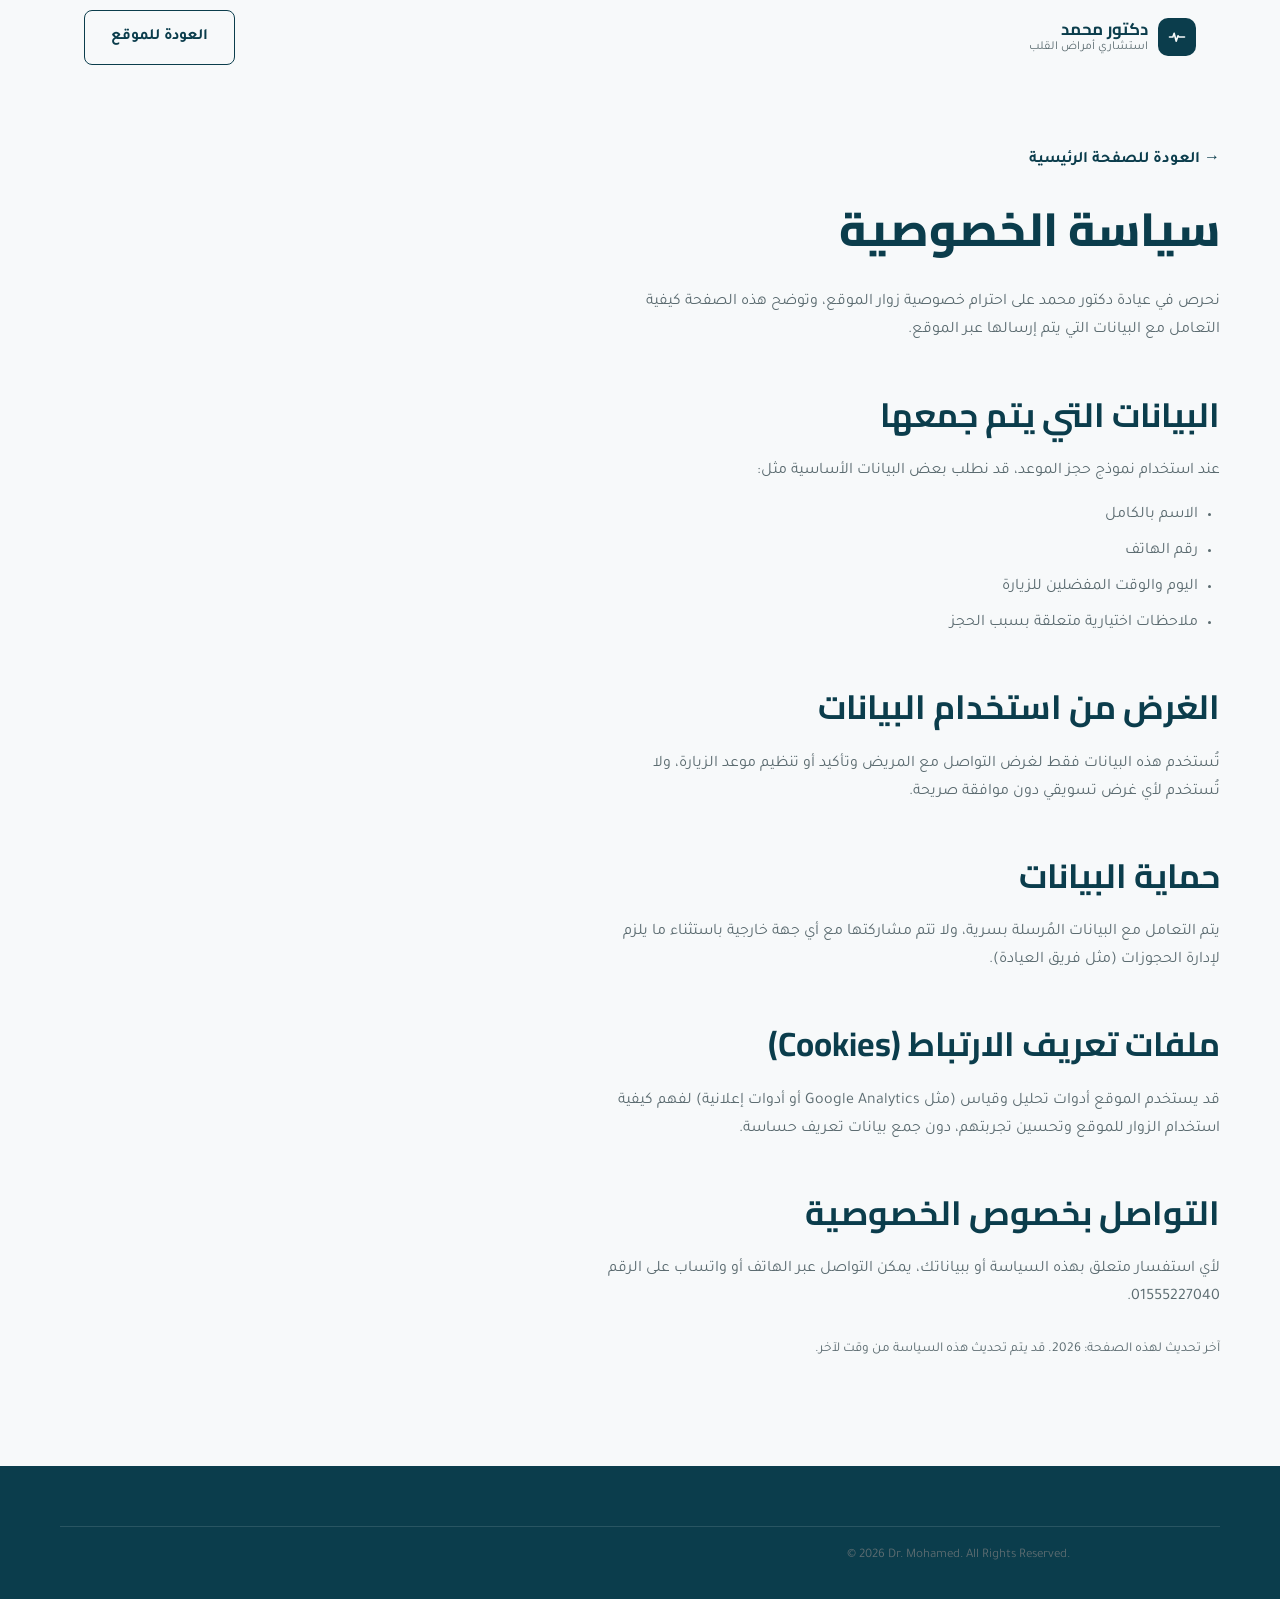
<file: privacy.html>
<!DOCTYPE html>
<html lang="ar" dir="rtl">
<head>
  <meta charset="UTF-8">
  <meta name="viewport" content="width=device-width, initial-scale=1.0">
  <title>سياسة الخصوصية | دكتور محمد</title>
  <meta name="description" content="سياسة الخصوصية الخاصة بموقع عيادة دكتور محمد.">
  <meta name="robots" content="noindex, follow">
  <link rel="icon" type="image/svg+xml" href="assets/favicon.svg">
  <link rel="preconnect" href="https://fonts.googleapis.com">
  <link rel="preconnect" href="https://fonts.gstatic.com" crossorigin>
  <link href="https://fonts.googleapis.com/css2?family=Cairo:wght@600;700;800&family=Tajawal:wght@400;500;700&display=swap" rel="stylesheet">
  <link rel="stylesheet" href="css/style.css">
  <style>
    .legal-page{ padding: 70px 0 90px; }
    .legal-page h2{ margin-top: 1.4em; }
    .legal-page ul{ list-style: disc; padding-inline-start: 22px; margin-bottom: 1em; }
    .legal-page ul li{ margin-bottom: .5em; color: var(--color-text-mute); }
    .back-link{ display:inline-flex; align-items:center; gap:6px; font-weight:700; color: var(--color-primary); margin-bottom: 24px; }
  </style>
</head>
<body>

  <header class="site-header">
    <div class="container header-inner">
      <a href="index.html" class="brand">
        <span class="brand-mark" aria-hidden="true">
          <svg viewBox="0 0 24 24" fill="none"><path d="M3 12h4l1.6-4.4L11 17l2.2-6.4L14.5 12H21" stroke="currentColor" stroke-width="2" stroke-linecap="round" stroke-linejoin="round"/></svg>
        </span>
        <span class="brand-text">
          <strong>دكتور محمد</strong>
          <small>استشاري أمراض القلب</small>
        </span>
      </a>
      <a href="index.html" class="btn btn-outline">العودة للموقع</a>
    </div>
  </header>

  <main class="container legal-page">
    <a href="index.html" class="back-link">→ العودة للصفحة الرئيسية</a>
    <h1>سياسة الخصوصية</h1>
    <p>نحرص في عيادة دكتور محمد على احترام خصوصية زوار الموقع، وتوضح هذه الصفحة كيفية التعامل مع البيانات التي يتم إرسالها عبر الموقع.</p>

    <h2>البيانات التي يتم جمعها</h2>
    <p>عند استخدام نموذج حجز الموعد، قد نطلب بعض البيانات الأساسية مثل:</p>
    <ul>
      <li>الاسم بالكامل</li>
      <li>رقم الهاتف</li>
      <li>اليوم والوقت المفضلين للزيارة</li>
      <li>ملاحظات اختيارية متعلقة بسبب الحجز</li>
    </ul>

    <h2>الغرض من استخدام البيانات</h2>
    <p>تُستخدم هذه البيانات فقط لغرض التواصل مع المريض وتأكيد أو تنظيم موعد الزيارة، ولا تُستخدم لأي غرض تسويقي دون موافقة صريحة.</p>

    <h2>حماية البيانات</h2>
    <p>يتم التعامل مع البيانات المُرسلة بسرية، ولا تتم مشاركتها مع أي جهة خارجية باستثناء ما يلزم لإدارة الحجوزات (مثل فريق العيادة).</p>

    <h2>ملفات تعريف الارتباط (Cookies)</h2>
    <p>قد يستخدم الموقع أدوات تحليل وقياس (مثل Google Analytics أو أدوات إعلانية) لفهم كيفية استخدام الزوار للموقع وتحسين تجربتهم، دون جمع بيانات تعريف حساسة.</p>

    <h2>التواصل بخصوص الخصوصية</h2>
    <p>لأي استفسار متعلق بهذه السياسة أو ببياناتك، يمكن التواصل عبر الهاتف أو واتساب على الرقم 01555227040.</p>

    <p style="margin-top:2em; font-size:.85rem;">آخر تحديث لهذه الصفحة: 2026. قد يتم تحديث هذه السياسة من وقت لآخر.</p>
  </main>

  <footer class="site-footer">
    <div class="container footer-bottom">
      <p dir="ltr">© 2026 Dr. Mohamed. All Rights Reserved.</p>
    </div>
  </footer>

  <script src="js/main.js"></script>
</body>
</html>
</file>
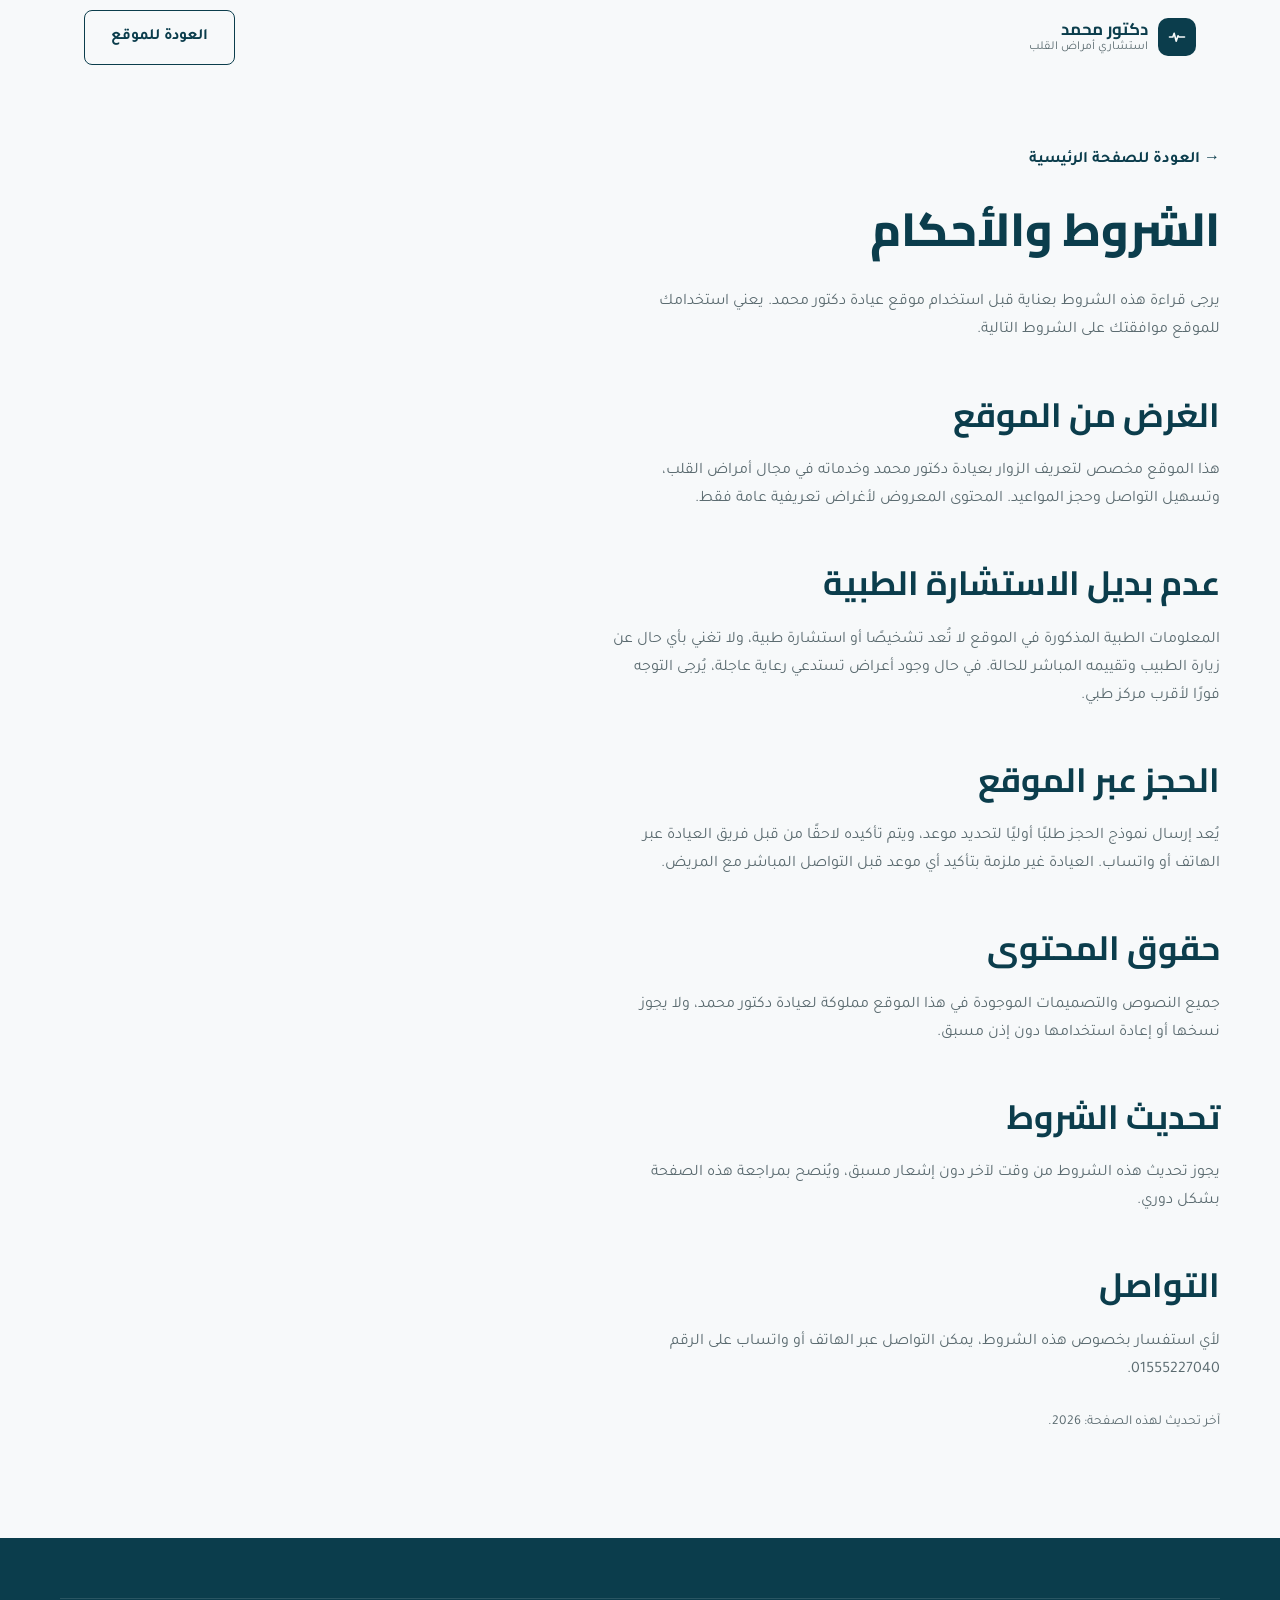
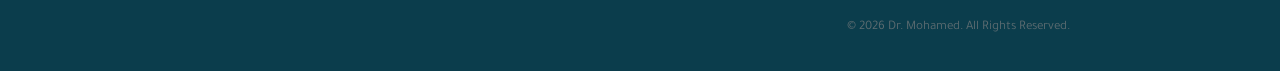
<file: terms.html>
<!DOCTYPE html>
<html lang="ar" dir="rtl">
<head>
  <meta charset="UTF-8">
  <meta name="viewport" content="width=device-width, initial-scale=1.0">
  <title>الشروط والأحكام | دكتور محمد</title>
  <meta name="description" content="الشروط والأحكام الخاصة باستخدام موقع عيادة دكتور محمد.">
  <meta name="robots" content="noindex, follow">
  <link rel="icon" type="image/svg+xml" href="assets/favicon.svg">
  <link rel="preconnect" href="https://fonts.googleapis.com">
  <link rel="preconnect" href="https://fonts.gstatic.com" crossorigin>
  <link href="https://fonts.googleapis.com/css2?family=Cairo:wght@600;700;800&family=Tajawal:wght@400;500;700&display=swap" rel="stylesheet">
  <link rel="stylesheet" href="css/style.css">
  <style>
    .legal-page{ padding: 70px 0 90px; }
    .legal-page h2{ margin-top: 1.4em; }
    .legal-page ul{ list-style: disc; padding-inline-start: 22px; margin-bottom: 1em; }
    .legal-page ul li{ margin-bottom: .5em; color: var(--color-text-mute); }
    .back-link{ display:inline-flex; align-items:center; gap:6px; font-weight:700; color: var(--color-primary); margin-bottom: 24px; }
  </style>
</head>
<body>

  <header class="site-header">
    <div class="container header-inner">
      <a href="index.html" class="brand">
        <span class="brand-mark" aria-hidden="true">
          <svg viewBox="0 0 24 24" fill="none"><path d="M3 12h4l1.6-4.4L11 17l2.2-6.4L14.5 12H21" stroke="currentColor" stroke-width="2" stroke-linecap="round" stroke-linejoin="round"/></svg>
        </span>
        <span class="brand-text">
          <strong>دكتور محمد</strong>
          <small>استشاري أمراض القلب</small>
        </span>
      </a>
      <a href="index.html" class="btn btn-outline">العودة للموقع</a>
    </div>
  </header>

  <main class="container legal-page">
    <a href="index.html" class="back-link">→ العودة للصفحة الرئيسية</a>
    <h1>الشروط والأحكام</h1>
    <p>يرجى قراءة هذه الشروط بعناية قبل استخدام موقع عيادة دكتور محمد. يعني استخدامك للموقع موافقتك على الشروط التالية.</p>

    <h2>الغرض من الموقع</h2>
    <p>هذا الموقع مخصص لتعريف الزوار بعيادة دكتور محمد وخدماته في مجال أمراض القلب، وتسهيل التواصل وحجز المواعيد. المحتوى المعروض لأغراض تعريفية عامة فقط.</p>

    <h2>عدم بديل الاستشارة الطبية</h2>
    <p>المعلومات الطبية المذكورة في الموقع لا تُعد تشخيصًا أو استشارة طبية، ولا تغني بأي حال عن زيارة الطبيب وتقييمه المباشر للحالة. في حال وجود أعراض تستدعي رعاية عاجلة، يُرجى التوجه فورًا لأقرب مركز طبي.</p>

    <h2>الحجز عبر الموقع</h2>
    <p>يُعد إرسال نموذج الحجز طلبًا أوليًا لتحديد موعد، ويتم تأكيده لاحقًا من قبل فريق العيادة عبر الهاتف أو واتساب. العيادة غير ملزمة بتأكيد أي موعد قبل التواصل المباشر مع المريض.</p>

    <h2>حقوق المحتوى</h2>
    <p>جميع النصوص والتصميمات الموجودة في هذا الموقع مملوكة لعيادة دكتور محمد، ولا يجوز نسخها أو إعادة استخدامها دون إذن مسبق.</p>

    <h2>تحديث الشروط</h2>
    <p>يجوز تحديث هذه الشروط من وقت لآخر دون إشعار مسبق، ويُنصح بمراجعة هذه الصفحة بشكل دوري.</p>

    <h2>التواصل</h2>
    <p>لأي استفسار بخصوص هذه الشروط، يمكن التواصل عبر الهاتف أو واتساب على الرقم 01555227040.</p>

    <p style="margin-top:2em; font-size:.85rem;">آخر تحديث لهذه الصفحة: 2026.</p>
  </main>

  <footer class="site-footer">
    <div class="container footer-bottom">
      <p dir="ltr">© 2026 Dr. Mohamed. All Rights Reserved.</p>
    </div>
  </footer>

  <script src="js/main.js"></script>
</body>
</html>
</file>
<file: css/style.css>
/* =========================================================================
   دكتور محمد — Stylesheet
   Design tokens تعديل الألوان والخطوط من هنا فقط (انظر :root تحت)
   ========================================================================= */

:root{
  /* ---------- الألوان ---------- */
  --color-primary: #0B3D4C;      /* أزرق-تركواز عميق: Header, Footer, عناوين */
  --color-primary-light: #145B70;
  --color-primary-pale: #E7F0F2;
  --color-accent: #C14953;       /* أحمر هادئ: CTA وخط النبض فقط */
  --color-accent-dark: #A63A43;
  --color-bg: #F7F9FA;
  --color-bg-alt: #EFF4F5;
  --color-white: #FFFFFF;
  --color-text: #1E2D33;
  --color-text-mute: #5B6B70;
  --color-border: #E1E8EA;

  /* ---------- الخطوط ---------- */
  --font-heading: 'Cairo', 'Tahoma', sans-serif;
  --font-body: 'Tajawal', 'Tahoma', sans-serif;

  /* ---------- مقاييس ---------- */
  --container-w: 1160px;
  --radius-sm: 8px;
  --radius-md: 14px;
  --shadow-card: 0 1px 2px rgba(11,61,76,0.06);
  --header-h: 76px;
}

*,*::before,*::after{ box-sizing: border-box; }

html{ scroll-behavior: smooth; scroll-padding-top: calc(var(--header-h) + 12px); }

body{
  margin:0;
  font-family: var(--font-body);
  color: var(--color-text);
  background: var(--color-bg);
  line-height: 1.75;
  font-size: 16px;
  -webkit-font-smoothing: antialiased;
}

h1,h2,h3,h4{
  font-family: var(--font-heading);
  color: var(--color-primary);
  line-height: 1.35;
  margin: 0 0 .6em;
  font-weight: 700;
}
h1{ font-size: clamp(2rem, 4vw, 2.9rem); font-weight: 800; }
h2{ font-size: clamp(1.5rem, 3vw, 2.1rem); }
h3{ font-size: 1.15rem; }
p{ margin: 0 0 1em; color: var(--color-text-mute); max-width: 68ch; }

a{ color: inherit; text-decoration: none; }
ul, ol{ list-style:none; margin:0; padding:0; }
img,svg{ display:block; max-width:100%; }
button{ font-family: inherit; cursor:pointer; }
input,textarea{ font-family: inherit; font-size: 1rem; }

.container{
  width: 100%;
  max-width: var(--container-w);
  margin-inline: auto;
  padding-inline: 24px;
}

/* focus visibility for accessibility */
a:focus-visible, button:focus-visible, input:focus-visible, textarea:focus-visible{
  outline: 2px solid var(--color-primary-light);
  outline-offset: 2px;
}

@media (prefers-reduced-motion: reduce){
  html{ scroll-behavior:auto; }
  *{ animation-duration: .001ms !important; animation-iteration-count: 1 !important; transition-duration: .001ms !important; }
}

/* ---------- عناصر مشتركة ---------- */
.eyebrow-plain{
  color: var(--color-accent);
  font-weight: 700;
  font-size: .95rem;
  margin-bottom: .5em;
}
.section-heading{ max-width: 640px; margin-bottom: 44px; }
.section-heading .section-lead{ margin-top: .4em; }

.btn{
  display:inline-flex;
  align-items:center;
  justify-content:center;
  gap:.5em;
  padding: 13px 26px;
  border-radius: var(--radius-sm);
  font-weight: 700;
  font-size: .98rem;
  border: 1px solid transparent;
  transition: background-color .18s ease, color .18s ease, border-color .18s ease, transform .12s ease;
  white-space: nowrap;
}
.btn:active{ transform: translateY(1px); }
.btn-primary{ background: var(--color-accent); color: var(--color-white); }
.btn-primary:hover{ background: var(--color-accent-dark); }
.btn-outline{ background: transparent; color: var(--color-primary); border-color: var(--color-primary); }
.btn-outline:hover{ background: var(--color-primary); color: var(--color-white); }
.btn-lg{ padding: 15px 32px; font-size: 1.02rem; }
.btn-block{ width: 100%; }
.btn-header{ display:inline-flex; }
.btn-whatsapp{ background:#25D366; color:#fff; }
.btn-whatsapp:hover{ background:#1EBE59; }

/* ============================================================ HEADER ============================================================ */
.site-header{
  position: sticky; top:0; z-index: 100;
  background: rgba(247,249,250,.98);
  border-bottom: 1px solid transparent;
  transition: border-color .2s ease, box-shadow .2s ease, background-color .2s ease;
  height: var(--header-h);
  display:flex; align-items:center;
}
.site-header.is-scrolled{
  border-color: var(--color-border);
  box-shadow: 0 4px 16px rgba(11,61,76,.06);
  background: rgba(247,249,250,.98);
}
.header-inner{ display:flex; align-items:center; justify-content:space-between; gap: 24px; }

.brand{ display:flex; align-items:center; gap:10px; }
.brand-mark{
  width:38px; height:38px; border-radius: 10px;
  background: var(--color-primary);
  color: var(--color-bg);
  display:flex; align-items:center; justify-content:center;
  flex-shrink:0;
}
.brand-mark svg{ width:20px; height:20px; }
.brand-text{ display:flex; flex-direction:column; line-height:1.25; }
.brand-text strong{ font-family: var(--font-heading); font-size: 1.05rem; color: var(--color-primary); }
.brand-text small{ color: var(--color-text-mute); font-size:.76rem; }

.main-nav ul{ display:flex; gap: 28px; }
.nav-link{ font-weight:500; color: var(--color-text); font-size:.96rem; position:relative; padding: 6px 0; }
.nav-link::after{
  content:''; position:absolute; right:0; bottom:0; height:2px; width:0;
  background: var(--color-accent); transition: width .2s ease;
}
.nav-link:hover::after{ width:100%; }

.header-actions{ display:flex; align-items:center; gap: 14px; }

.nav-toggle{
  width:40px; height:40px; border:none; background:transparent;
  display:none; flex-direction:column; align-items:center; justify-content:center; gap:5px;
}
.nav-toggle span{ width:22px; height:2px; background: var(--color-primary); border-radius:2px; transition: transform .2s ease, opacity .2s ease; }
.nav-toggle.is-open span:nth-child(1){ transform: translateY(7px) rotate(45deg); }
.nav-toggle.is-open span:nth-child(2){ opacity:0; }
.nav-toggle.is-open span:nth-child(3){ transform: translateY(-7px) rotate(-45deg); }

/* ============================================================ HERO ============================================================ */
.hero{ padding: 68px 0 76px; overflow:hidden; }
.hero-inner{ display:grid; grid-template-columns: 1.1fr .9fr; gap: 48px; align-items:center; }
.hero h1{ margin-bottom:.5em; }
.hero-lead{ font-size:1.05rem; }
.hero-actions{ display:flex; gap:16px; margin: 26px 0 30px; flex-wrap:wrap; }
.hero-meta{ display:flex; gap:26px; flex-wrap:wrap; }
.hero-meta li{ display:flex; align-items:center; gap:8px; font-weight:600; color: var(--color-primary); font-size:.92rem; }
.hero-meta svg{ width:18px; height:18px; color: var(--color-accent); flex-shrink:0; }

.hero-visual{ position:relative; }
.hero-visual svg{ width:100%; height:auto; }
#pulseLine{ stroke-dasharray: 700; stroke-dashoffset: 700; animation: draw 2.2s ease-out .2s forwards; }
@keyframes draw{ to{ stroke-dashoffset:0; } }

/* ============================================================ QUICK INFO ============================================================ */
.quick-info{ padding: 8px 0 64px; }
.quick-info-grid{ display:grid; grid-template-columns: repeat(4,1fr); gap:20px; }
.info-card{
  background: var(--color-white);
  border: 1px solid var(--color-border);
  border-radius: var(--radius-md);
  padding: 24px 20px;
  box-shadow: var(--shadow-card);
}
.info-icon{
  width:42px; height:42px; border-radius:10px;
  background: var(--color-primary-pale); color: var(--color-primary);
  display:flex; align-items:center; justify-content:center; margin-bottom:14px;
}
.info-icon svg{ width:22px; height:22px; }
.info-card h3{ font-size:.92rem; color: var(--color-text-mute); font-weight:600; margin-bottom:.3em; }
.info-card p{ margin:0; font-weight:700; color: var(--color-primary); font-size:1rem; }
.tel-link{ color: var(--color-primary); }
.tel-link:hover{ color: var(--color-accent); }

/* ============================================================ ABOUT ============================================================ */
.about{ padding: 70px 0; background: var(--color-white); }
.about-grid{ display:grid; grid-template-columns: .8fr 1.2fr; gap:56px; align-items:center; }
.about-frame{
  background: var(--color-primary-pale);
  border-radius: var(--radius-md);
  padding: 14px;
  aspect-ratio: 1/1;
  display:flex; align-items:center; justify-content:center;
  position: relative;
}
.about-frame::before{
  content:''; position:absolute; inset:-10px; border:2px solid var(--color-primary-pale);
  border-radius: calc(var(--radius-md) + 8px); z-index:-1;
}
.about-frame img{
  width:100%; height:100%; object-fit:cover; object-position: top center;
  border-radius: calc(var(--radius-md) - 6px);
}
.about-frame svg{ width:70%; }
.about-points{ margin-top: 18px; display:flex; flex-direction:column; gap:10px; }
.about-points li{ position:relative; padding-inline-start: 28px; font-weight:600; color: var(--color-primary); }
.about-points li::before{
  content:''; position:absolute; right:0; top:.35em; width:14px; height:14px;
  border-radius:50%; background: var(--color-primary-pale); border:2px solid var(--color-accent);
}

/* ============================================================ SPECIALTIES ============================================================ */
.specialties{ padding: 76px 0; }
.specialty-grid{ display:grid; grid-template-columns: repeat(3,1fr); gap:22px; }
.specialty-card{
  background: var(--color-white);
  border: 1px solid var(--color-border);
  border-inline-end: 3px solid var(--color-primary-pale);
  border-radius: var(--radius-sm);
  padding: 26px 22px;
  transition: border-color .2s ease;
}
.specialty-card:hover{ border-inline-end-color: var(--color-accent); }
.specialty-icon{
  width:44px; height:44px; border-radius:10px;
  background: var(--color-primary-pale); color: var(--color-primary);
  display:flex; align-items:center; justify-content:center; margin-bottom:16px;
}
.specialty-icon svg{ width:22px; height:22px; }
.specialty-card p{ font-size: .93rem; margin:0; }
.specialty-note{
  margin-top: 34px; font-size:.86rem; color: var(--color-text-mute);
  border-top: 1px solid var(--color-border); padding-top: 20px; max-width:none;
}

/* ============================================================ WHY ============================================================ */
.why{ padding: 76px 0; background: var(--color-white); }
.why-grid{ display:grid; grid-template-columns: repeat(3,1fr); gap: 32px 28px; }
.why-item{ display:flex; flex-direction:column; }
.why-icon{
  width:46px; height:46px; border-radius:50%;
  background: var(--color-primary); color: var(--color-white);
  display:flex; align-items:center; justify-content:center; margin-bottom:16px;
}
.why-icon svg{ width:22px; height:22px; }
.why-item p{ font-size:.93rem; margin:0; }

/* ============================================================ HOW IT WORKS ============================================================ */
.how{ padding: 76px 0; }
.how-steps{
  display:grid; grid-template-columns: repeat(4,1fr); gap: 24px;
  counter-reset: step;
  position:relative;
}
.how-steps li{ position:relative; padding-inline-start: 4px; }
.how-steps li:not(:last-child)::after{
  content:''; position:absolute; top:20px; right:-14px; width:28px; height:2px;
  background: var(--color-border);
}
.step-num{
  display:block; font-family: var(--font-heading); font-weight:800;
  font-size: 1.6rem; color: var(--color-accent); margin-bottom: 10px;
}
.how-steps h3{ margin-bottom:.35em; font-size:1.05rem; }
.how-steps p{ font-size:.92rem; margin:0; }

/* ============================================================ BOOKING ============================================================ */
.booking{ padding: 76px 0; background: var(--color-primary); color: var(--color-white); }
.booking-grid{ display:grid; grid-template-columns: .85fr 1.15fr; gap: 52px; align-items:start; }
.booking .eyebrow-plain{ color:#8FD3C7; }
.booking h2, .booking p{ color: var(--color-white); }
.booking-info p{ color: #C9DBE0; }
.booking-contact-mini{ display:flex; gap:14px; margin-top: 22px; flex-wrap:wrap; }
.booking-contact-mini .btn-outline{ border-color: rgba(255,255,255,.5); color: var(--color-white); }
.booking-contact-mini .btn-outline:hover{ background: var(--color-white); color: var(--color-primary); }

.booking-form{
  background: var(--color-white);
  border-radius: var(--radius-md);
  padding: 32px;
  color: var(--color-text);
}
.form-row{ margin-bottom: 18px; }
.form-row label{ display:block; font-weight:700; font-size:.9rem; margin-bottom:6px; color: var(--color-primary); }
.form-row input, .form-row textarea{
  width:100%; padding: 12px 14px; border-radius: var(--radius-sm);
  border: 1px solid var(--color-border); background: var(--color-bg-alt); color: var(--color-text);
}
.form-row input:focus, .form-row textarea:focus{ background: var(--color-white); border-color: var(--color-primary-light); }
.form-row-split{ display:grid; grid-template-columns: 1fr 1fr; gap: 14px; }
.form-success{
  margin-top: 16px; padding: 14px 16px; border-radius: var(--radius-sm);
  background: #E7F5EC; color: #1F7A46; font-weight:700; font-size:.92rem;
}
.form-disclaimer{ margin-top: 14px; font-size: .8rem; color: var(--color-text-mute); }

/* ============================================================ LOCATION ============================================================ */
.location{ padding: 76px 0; background: var(--color-white); }
.location-grid{ display:grid; grid-template-columns: 1fr 1fr; gap: 48px; align-items:center; }
.location-map-placeholder{
  background: var(--color-bg-alt);
  border: 1px dashed var(--color-border);
  border-radius: var(--radius-md);
  aspect-ratio: 4/3;
  display:flex; flex-direction:column; align-items:center; justify-content:center; gap:10px;
  color: var(--color-text-mute);
}
.location-map-placeholder svg{ width:40px; height:40px; color: var(--color-primary); }

/* ============================================================ FAQ ============================================================ */
.faq{ padding: 76px 0; }
.faq-list{ border-top: 1px solid var(--color-border); }
.faq-item{ border-bottom: 1px solid var(--color-border); }
.faq-question{
  width:100%; text-align: right; background:none; border:none;
  padding: 20px 0; display:flex; justify-content:space-between; align-items:center; gap: 16px;
  font-family: var(--font-heading); font-weight:700; font-size:1.02rem; color: var(--color-primary);
}
.faq-chevron{ width:20px; height:20px; flex-shrink:0; transition: transform .2s ease; color: var(--color-accent); }
.faq-item.is-open .faq-chevron{ transform: rotate(180deg); }
.faq-answer{ max-height:0; overflow:hidden; transition: max-height .25s ease; }
.faq-item.is-open .faq-answer{ max-height: 240px; }
.faq-answer p{ padding-bottom: 20px; margin:0; }
.faq-note{ margin-top: 28px; font-size:.86rem; }

/* ============================================================ CONTACT ============================================================ */
.contact{ padding: 76px 0; background: var(--color-bg-alt); }
.contact-inner{ text-align:center; max-width: 620px; margin-inline:auto; }
.contact-inner .eyebrow-plain{ display:block; }
.contact-details{ display:flex; flex-direction:column; align-items:center; gap:10px; margin: 18px 0 28px; }
.contact-line{ display:inline-flex; align-items:center; gap:8px; font-weight:700; color: var(--color-primary); }
.contact-line svg{ width:18px; height:18px; color: var(--color-accent); }
.contact-actions{ display:flex; gap:14px; justify-content:center; flex-wrap:wrap; }

/* ============================================================ FLOATING WHATSAPP ============================================================ */
.floating-whatsapp{
  position: fixed; bottom: 22px; left: 22px; z-index: 90;
  width: 56px; height:56px; border-radius:50%;
  background:#25D366; color:#fff;
  display:flex; align-items:center; justify-content:center;
  box-shadow: 0 8px 20px rgba(0,0,0,.18);
  transition: transform .15s ease;
}
.floating-whatsapp:hover{ transform: scale(1.06); }
.floating-whatsapp svg{ width:28px; height:28px; }

/* ============================================================ FOOTER ============================================================ */
.site-footer{ background: var(--color-primary); color: #CBDEE2; padding: 60px 0 0; }
.footer-grid{ display:grid; grid-template-columns: 1.4fr 1fr 1fr 1fr; gap: 40px; padding-bottom: 40px; }
.footer-brand{ display:flex; gap:12px; }
.footer-brand .brand-mark{ background: rgba(255,255,255,.12); color:#fff; }
.footer-brand strong{ color:#fff; font-family: var(--font-heading); font-size:1.05rem; }
.footer-note{ font-size:.85rem; max-width: 30ch; }
.footer-col h4{ color:#fff; font-size:.95rem; margin-bottom: 14px; }
.footer-col ul{ display:flex; flex-direction:column; gap:10px; font-size:.9rem; }
.footer-col a:hover{ color:#fff; }
.footer-bottom{ border-top: 1px solid rgba(255,255,255,.12); padding: 18px 24px; text-align:center; font-size:.82rem; }

/* =========================================================================
   RESPONSIVE
   ========================================================================= */
@media (max-width: 980px){
  .hero-inner, .about-grid, .booking-grid, .location-grid{ grid-template-columns: 1fr; }
  .hero-visual{ order:-1; max-width: 340px; margin-inline:auto; }
  .quick-info-grid{ grid-template-columns: repeat(2,1fr); }
  .specialty-grid, .why-grid{ grid-template-columns: repeat(2,1fr); }
  .how-steps{ grid-template-columns: repeat(2,1fr); row-gap: 32px; }
  .how-steps li:nth-child(2)::after{ display:none; }
  .footer-grid{ grid-template-columns: 1fr 1fr; }

  /* التنقل: من هذا المقاس فصاعدًا (تابلت وموبايل) يظهر Hamburger Menu بدلًا من القائمة الأفقية */
  .btn-header{ display: none; }
  .nav-toggle{ display: flex; }
  .main-nav{
    position: fixed; inset: var(--header-h) 0 0 0;
    background: var(--color-bg);
    transform: translateY(-12px);
    opacity:0; visibility:hidden;
    transition: opacity .2s ease, transform .2s ease, visibility .2s;
    padding: 28px 24px; overflow-y:auto;
  }
  .main-nav.is-open{ opacity:1; visibility:visible; transform:translateY(0); }
  .main-nav ul{ flex-direction:column; gap:6px; }
  .main-nav .nav-link{ display:block; padding: 14px 4px; font-size:1.05rem; border-bottom:1px solid var(--color-border); }
}

@media (max-width: 720px){
  .quick-info-grid{ grid-template-columns: 1fr 1fr; }
  .specialty-grid, .why-grid{ grid-template-columns: 1fr; }
  .how-steps{ grid-template-columns: 1fr; }
  .how-steps li::after{ display:none !important; }
  .footer-grid{ grid-template-columns: 1fr; }
  .form-row-split{ grid-template-columns: 1fr; }
  .floating-whatsapp{ width:52px; height:52px; bottom:16px; left:16px; }
}

@media (max-width: 420px){
  .container{ padding-inline: 18px; }
  .hero{ padding: 44px 0 56px; }
  .hero-actions .btn{ width:100%; }
}
</file>
<file: dr-mohamed-website/dr-mohamed/css/style.css>
/* =========================================================================
   دكتور محمد — Stylesheet
   Design tokens تعديل الألوان والخطوط من هنا فقط (انظر :root تحت)
   ========================================================================= */

:root{
  /* ---------- الألوان ---------- */
  --color-primary: #0B3D4C;      /* أزرق-تركواز عميق: Header, Footer, عناوين */
  --color-primary-light: #145B70;
  --color-primary-pale: #E7F0F2;
  --color-accent: #C14953;       /* أحمر هادئ: CTA وخط النبض فقط */
  --color-accent-dark: #A63A43;
  --color-bg: #F7F9FA;
  --color-bg-alt: #EFF4F5;
  --color-white: #FFFFFF;
  --color-text: #1E2D33;
  --color-text-mute: #5B6B70;
  --color-border: #E1E8EA;

  /* ---------- الخطوط ---------- */
  --font-heading: 'Cairo', 'Tahoma', sans-serif;
  --font-body: 'Tajawal', 'Tahoma', sans-serif;

  /* ---------- مقاييس ---------- */
  --container-w: 1160px;
  --radius-sm: 8px;
  --radius-md: 14px;
  --shadow-card: 0 1px 2px rgba(11,61,76,0.06);
  --header-h: 76px;
}

*,*::before,*::after{ box-sizing: border-box; }

html{ scroll-behavior: smooth; scroll-padding-top: calc(var(--header-h) + 12px); }

body{
  margin:0;
  font-family: var(--font-body);
  color: var(--color-text);
  background: var(--color-bg);
  line-height: 1.75;
  font-size: 16px;
  -webkit-font-smoothing: antialiased;
}

h1,h2,h3,h4{
  font-family: var(--font-heading);
  color: var(--color-primary);
  line-height: 1.35;
  margin: 0 0 .6em;
  font-weight: 700;
}
h1{ font-size: clamp(2rem, 4vw, 2.9rem); font-weight: 800; }
h2{ font-size: clamp(1.5rem, 3vw, 2.1rem); }
h3{ font-size: 1.15rem; }
p{ margin: 0 0 1em; color: var(--color-text-mute); max-width: 68ch; }

a{ color: inherit; text-decoration: none; }
ul, ol{ list-style:none; margin:0; padding:0; }
img,svg{ display:block; max-width:100%; }
button{ font-family: inherit; cursor:pointer; }
input,textarea{ font-family: inherit; font-size: 1rem; }

.container{
  width: 100%;
  max-width: var(--container-w);
  margin-inline: auto;
  padding-inline: 24px;
}

/* focus visibility for accessibility */
a:focus-visible, button:focus-visible, input:focus-visible, textarea:focus-visible{
  outline: 2px solid var(--color-primary-light);
  outline-offset: 2px;
}

@media (prefers-reduced-motion: reduce){
  html{ scroll-behavior:auto; }
  *{ animation-duration: .001ms !important; animation-iteration-count: 1 !important; transition-duration: .001ms !important; }
}

/* ---------- عناصر مشتركة ---------- */
.eyebrow-plain{
  color: var(--color-accent);
  font-weight: 700;
  font-size: .95rem;
  margin-bottom: .5em;
}
.section-heading{ max-width: 640px; margin-bottom: 44px; }
.section-heading .section-lead{ margin-top: .4em; }

.btn{
  display:inline-flex;
  align-items:center;
  justify-content:center;
  gap:.5em;
  padding: 13px 26px;
  border-radius: var(--radius-sm);
  font-weight: 700;
  font-size: .98rem;
  border: 1px solid transparent;
  transition: background-color .18s ease, color .18s ease, border-color .18s ease, transform .12s ease;
  white-space: nowrap;
}
.btn:active{ transform: translateY(1px); }
.btn-primary{ background: var(--color-accent); color: var(--color-white); }
.btn-primary:hover{ background: var(--color-accent-dark); }
.btn-outline{ background: transparent; color: var(--color-primary); border-color: var(--color-primary); }
.btn-outline:hover{ background: var(--color-primary); color: var(--color-white); }
.btn-lg{ padding: 15px 32px; font-size: 1.02rem; }
.btn-block{ width: 100%; }
.btn-header{ display:inline-flex; }
.btn-whatsapp{ background:#25D366; color:#fff; }
.btn-whatsapp:hover{ background:#1EBE59; }

/* ============================================================ HEADER ============================================================ */
.site-header{
  position: sticky; top:0; z-index: 100;
  background: rgba(247,249,250,.98);
  border-bottom: 1px solid transparent;
  transition: border-color .2s ease, box-shadow .2s ease, background-color .2s ease;
  height: var(--header-h);
  display:flex; align-items:center;
}
.site-header.is-scrolled{
  border-color: var(--color-border);
  box-shadow: 0 4px 16px rgba(11,61,76,.06);
  background: rgba(247,249,250,.98);
}
.header-inner{ display:flex; align-items:center; justify-content:space-between; gap: 24px; }

.brand{ display:flex; align-items:center; gap:10px; }
.brand-mark{
  width:38px; height:38px; border-radius: 10px;
  background: var(--color-primary);
  color: var(--color-bg);
  display:flex; align-items:center; justify-content:center;
  flex-shrink:0;
}
.brand-mark svg{ width:20px; height:20px; }
.brand-text{ display:flex; flex-direction:column; line-height:1.25; }
.brand-text strong{ font-family: var(--font-heading); font-size: 1.05rem; color: var(--color-primary); }
.brand-text small{ color: var(--color-text-mute); font-size:.76rem; }

.main-nav ul{ display:flex; gap: 28px; }
.nav-link{ font-weight:500; color: var(--color-text); font-size:.96rem; position:relative; padding: 6px 0; }
.nav-link::after{
  content:''; position:absolute; right:0; bottom:0; height:2px; width:0;
  background: var(--color-accent); transition: width .2s ease;
}
.nav-link:hover::after{ width:100%; }

.header-actions{ display:flex; align-items:center; gap: 14px; }

.nav-toggle{
  width:40px; height:40px; border:none; background:transparent;
  display:none; flex-direction:column; align-items:center; justify-content:center; gap:5px;
}
.nav-toggle span{ width:22px; height:2px; background: var(--color-primary); border-radius:2px; transition: transform .2s ease, opacity .2s ease; }
.nav-toggle.is-open span:nth-child(1){ transform: translateY(7px) rotate(45deg); }
.nav-toggle.is-open span:nth-child(2){ opacity:0; }
.nav-toggle.is-open span:nth-child(3){ transform: translateY(-7px) rotate(-45deg); }

/* ============================================================ HERO ============================================================ */
.hero{ padding: 68px 0 76px; overflow:hidden; }
.hero-inner{ display:grid; grid-template-columns: 1.1fr .9fr; gap: 48px; align-items:center; }
.hero h1{ margin-bottom:.5em; }
.hero-lead{ font-size:1.05rem; }
.hero-actions{ display:flex; gap:16px; margin: 26px 0 30px; flex-wrap:wrap; }
.hero-meta{ display:flex; gap:26px; flex-wrap:wrap; }
.hero-meta li{ display:flex; align-items:center; gap:8px; font-weight:600; color: var(--color-primary); font-size:.92rem; }
.hero-meta svg{ width:18px; height:18px; color: var(--color-accent); flex-shrink:0; }

.hero-visual{ position:relative; }
.hero-visual svg{ width:100%; height:auto; }
#pulseLine{ stroke-dasharray: 700; stroke-dashoffset: 700; animation: draw 2.2s ease-out .2s forwards; }
@keyframes draw{ to{ stroke-dashoffset:0; } }

/* ============================================================ QUICK INFO ============================================================ */
.quick-info{ padding: 8px 0 64px; }
.quick-info-grid{ display:grid; grid-template-columns: repeat(4,1fr); gap:20px; }
.info-card{
  background: var(--color-white);
  border: 1px solid var(--color-border);
  border-radius: var(--radius-md);
  padding: 24px 20px;
  box-shadow: var(--shadow-card);
}
.info-icon{
  width:42px; height:42px; border-radius:10px;
  background: var(--color-primary-pale); color: var(--color-primary);
  display:flex; align-items:center; justify-content:center; margin-bottom:14px;
}
.info-icon svg{ width:22px; height:22px; }
.info-card h3{ font-size:.92rem; color: var(--color-text-mute); font-weight:600; margin-bottom:.3em; }
.info-card p{ margin:0; font-weight:700; color: var(--color-primary); font-size:1rem; }
.tel-link{ color: var(--color-primary); }
.tel-link:hover{ color: var(--color-accent); }

/* ============================================================ ABOUT ============================================================ */
.about{ padding: 70px 0; background: var(--color-white); }
.about-grid{ display:grid; grid-template-columns: .8fr 1.2fr; gap:56px; align-items:center; }
.about-frame{
  background: var(--color-primary-pale);
  border-radius: var(--radius-md);
  padding: 14px;
  aspect-ratio: 1/1;
  display:flex; align-items:center; justify-content:center;
  position: relative;
}
.about-frame::before{
  content:''; position:absolute; inset:-10px; border:2px solid var(--color-primary-pale);
  border-radius: calc(var(--radius-md) + 8px); z-index:-1;
}
.about-frame img{
  width:100%; height:100%; object-fit:cover; object-position: top center;
  border-radius: calc(var(--radius-md) - 6px);
}
.about-frame svg{ width:70%; }
.about-points{ margin-top: 18px; display:flex; flex-direction:column; gap:10px; }
.about-points li{ position:relative; padding-inline-start: 28px; font-weight:600; color: var(--color-primary); }
.about-points li::before{
  content:''; position:absolute; right:0; top:.35em; width:14px; height:14px;
  border-radius:50%; background: var(--color-primary-pale); border:2px solid var(--color-accent);
}

/* ============================================================ SPECIALTIES ============================================================ */
.specialties{ padding: 76px 0; }
.specialty-grid{ display:grid; grid-template-columns: repeat(3,1fr); gap:22px; }
.specialty-card{
  background: var(--color-white);
  border: 1px solid var(--color-border);
  border-inline-end: 3px solid var(--color-primary-pale);
  border-radius: var(--radius-sm);
  padding: 26px 22px;
  transition: border-color .2s ease;
}
.specialty-card:hover{ border-inline-end-color: var(--color-accent); }
.specialty-icon{
  width:44px; height:44px; border-radius:10px;
  background: var(--color-primary-pale); color: var(--color-primary);
  display:flex; align-items:center; justify-content:center; margin-bottom:16px;
}
.specialty-icon svg{ width:22px; height:22px; }
.specialty-card p{ font-size: .93rem; margin:0; }
.specialty-note{
  margin-top: 34px; font-size:.86rem; color: var(--color-text-mute);
  border-top: 1px solid var(--color-border); padding-top: 20px; max-width:none;
}

/* ============================================================ WHY ============================================================ */
.why{ padding: 76px 0; background: var(--color-white); }
.why-grid{ display:grid; grid-template-columns: repeat(3,1fr); gap: 32px 28px; }
.why-item{ display:flex; flex-direction:column; }
.why-icon{
  width:46px; height:46px; border-radius:50%;
  background: var(--color-primary); color: var(--color-white);
  display:flex; align-items:center; justify-content:center; margin-bottom:16px;
}
.why-icon svg{ width:22px; height:22px; }
.why-item p{ font-size:.93rem; margin:0; }

/* ============================================================ HOW IT WORKS ============================================================ */
.how{ padding: 76px 0; }
.how-steps{
  display:grid; grid-template-columns: repeat(4,1fr); gap: 24px;
  counter-reset: step;
  position:relative;
}
.how-steps li{ position:relative; padding-inline-start: 4px; }
.how-steps li:not(:last-child)::after{
  content:''; position:absolute; top:20px; right:-14px; width:28px; height:2px;
  background: var(--color-border);
}
.step-num{
  display:block; font-family: var(--font-heading); font-weight:800;
  font-size: 1.6rem; color: var(--color-accent); margin-bottom: 10px;
}
.how-steps h3{ margin-bottom:.35em; font-size:1.05rem; }
.how-steps p{ font-size:.92rem; margin:0; }

/* ============================================================ BOOKING ============================================================ */
.booking{ padding: 76px 0; background: var(--color-primary); color: var(--color-white); }
.booking-grid{ display:grid; grid-template-columns: .85fr 1.15fr; gap: 52px; align-items:start; }
.booking .eyebrow-plain{ color:#8FD3C7; }
.booking h2, .booking p{ color: var(--color-white); }
.booking-info p{ color: #C9DBE0; }
.booking-contact-mini{ display:flex; gap:14px; margin-top: 22px; flex-wrap:wrap; }
.booking-contact-mini .btn-outline{ border-color: rgba(255,255,255,.5); color: var(--color-white); }
.booking-contact-mini .btn-outline:hover{ background: var(--color-white); color: var(--color-primary); }

.booking-form{
  background: var(--color-white);
  border-radius: var(--radius-md);
  padding: 32px;
  color: var(--color-text);
}
.form-row{ margin-bottom: 18px; }
.form-row label{ display:block; font-weight:700; font-size:.9rem; margin-bottom:6px; color: var(--color-primary); }
.form-row input, .form-row textarea{
  width:100%; padding: 12px 14px; border-radius: var(--radius-sm);
  border: 1px solid var(--color-border); background: var(--color-bg-alt); color: var(--color-text);
}
.form-row input:focus, .form-row textarea:focus{ background: var(--color-white); border-color: var(--color-primary-light); }
.form-row-split{ display:grid; grid-template-columns: 1fr 1fr; gap: 14px; }
.form-success{
  margin-top: 16px; padding: 14px 16px; border-radius: var(--radius-sm);
  background: #E7F5EC; color: #1F7A46; font-weight:700; font-size:.92rem;
}
.form-disclaimer{ margin-top: 14px; font-size: .8rem; color: var(--color-text-mute); }

/* ============================================================ LOCATION ============================================================ */
.location{ padding: 76px 0; background: var(--color-white); }
.location-grid{ display:grid; grid-template-columns: 1fr 1fr; gap: 48px; align-items:center; }
.location-map-placeholder{
  background: var(--color-bg-alt);
  border: 1px dashed var(--color-border);
  border-radius: var(--radius-md);
  aspect-ratio: 4/3;
  display:flex; flex-direction:column; align-items:center; justify-content:center; gap:10px;
  color: var(--color-text-mute);
}
.location-map-placeholder svg{ width:40px; height:40px; color: var(--color-primary); }

/* ============================================================ FAQ ============================================================ */
.faq{ padding: 76px 0; }
.faq-list{ border-top: 1px solid var(--color-border); }
.faq-item{ border-bottom: 1px solid var(--color-border); }
.faq-question{
  width:100%; text-align: right; background:none; border:none;
  padding: 20px 0; display:flex; justify-content:space-between; align-items:center; gap: 16px;
  font-family: var(--font-heading); font-weight:700; font-size:1.02rem; color: var(--color-primary);
}
.faq-chevron{ width:20px; height:20px; flex-shrink:0; transition: transform .2s ease; color: var(--color-accent); }
.faq-item.is-open .faq-chevron{ transform: rotate(180deg); }
.faq-answer{ max-height:0; overflow:hidden; transition: max-height .25s ease; }
.faq-item.is-open .faq-answer{ max-height: 240px; }
.faq-answer p{ padding-bottom: 20px; margin:0; }
.faq-note{ margin-top: 28px; font-size:.86rem; }

/* ============================================================ CONTACT ============================================================ */
.contact{ padding: 76px 0; background: var(--color-bg-alt); }
.contact-inner{ text-align:center; max-width: 620px; margin-inline:auto; }
.contact-inner .eyebrow-plain{ display:block; }
.contact-details{ display:flex; flex-direction:column; align-items:center; gap:10px; margin: 18px 0 28px; }
.contact-line{ display:inline-flex; align-items:center; gap:8px; font-weight:700; color: var(--color-primary); }
.contact-line svg{ width:18px; height:18px; color: var(--color-accent); }
.contact-actions{ display:flex; gap:14px; justify-content:center; flex-wrap:wrap; }

/* ============================================================ FLOATING WHATSAPP ============================================================ */
.floating-whatsapp{
  position: fixed; bottom: 22px; left: 22px; z-index: 90;
  width: 56px; height:56px; border-radius:50%;
  background:#25D366; color:#fff;
  display:flex; align-items:center; justify-content:center;
  box-shadow: 0 8px 20px rgba(0,0,0,.18);
  transition: transform .15s ease;
}
.floating-whatsapp:hover{ transform: scale(1.06); }
.floating-whatsapp svg{ width:28px; height:28px; }

/* ============================================================ FOOTER ============================================================ */
.site-footer{ background: var(--color-primary); color: #CBDEE2; padding: 60px 0 0; }
.footer-grid{ display:grid; grid-template-columns: 1.4fr 1fr 1fr 1fr; gap: 40px; padding-bottom: 40px; }
.footer-brand{ display:flex; gap:12px; }
.footer-brand .brand-mark{ background: rgba(255,255,255,.12); color:#fff; }
.footer-brand strong{ color:#fff; font-family: var(--font-heading); font-size:1.05rem; }
.footer-note{ font-size:.85rem; max-width: 30ch; }
.footer-col h4{ color:#fff; font-size:.95rem; margin-bottom: 14px; }
.footer-col ul{ display:flex; flex-direction:column; gap:10px; font-size:.9rem; }
.footer-col a:hover{ color:#fff; }
.footer-bottom{ border-top: 1px solid rgba(255,255,255,.12); padding: 18px 24px; text-align:center; font-size:.82rem; }

/* =========================================================================
   RESPONSIVE
   ========================================================================= */
@media (max-width: 980px){
  .hero-inner, .about-grid, .booking-grid, .location-grid{ grid-template-columns: 1fr; }
  .hero-visual{ order:-1; max-width: 340px; margin-inline:auto; }
  .quick-info-grid{ grid-template-columns: repeat(2,1fr); }
  .specialty-grid, .why-grid{ grid-template-columns: repeat(2,1fr); }
  .how-steps{ grid-template-columns: repeat(2,1fr); row-gap: 32px; }
  .how-steps li:nth-child(2)::after{ display:none; }
  .footer-grid{ grid-template-columns: 1fr 1fr; }

  /* التنقل: من هذا المقاس فصاعدًا (تابلت وموبايل) يظهر Hamburger Menu بدلًا من القائمة الأفقية */
  .btn-header{ display: none; }
  .nav-toggle{ display: flex; }
  .main-nav{
    position: fixed; inset: var(--header-h) 0 0 0;
    background: var(--color-bg);
    transform: translateY(-12px);
    opacity:0; visibility:hidden;
    transition: opacity .2s ease, transform .2s ease, visibility .2s;
    padding: 28px 24px; overflow-y:auto;
  }
  .main-nav.is-open{ opacity:1; visibility:visible; transform:translateY(0); }
  .main-nav ul{ flex-direction:column; gap:6px; }
  .main-nav .nav-link{ display:block; padding: 14px 4px; font-size:1.05rem; border-bottom:1px solid var(--color-border); }
}

@media (max-width: 720px){
  .quick-info-grid{ grid-template-columns: 1fr 1fr; }
  .specialty-grid, .why-grid{ grid-template-columns: 1fr; }
  .how-steps{ grid-template-columns: 1fr; }
  .how-steps li::after{ display:none !important; }
  .footer-grid{ grid-template-columns: 1fr; }
  .form-row-split{ grid-template-columns: 1fr; }
  .floating-whatsapp{ width:52px; height:52px; bottom:16px; left:16px; }
}

@media (max-width: 420px){
  .container{ padding-inline: 18px; }
  .hero{ padding: 44px 0 56px; }
  .hero-actions .btn{ width:100%; }
}
</file>
